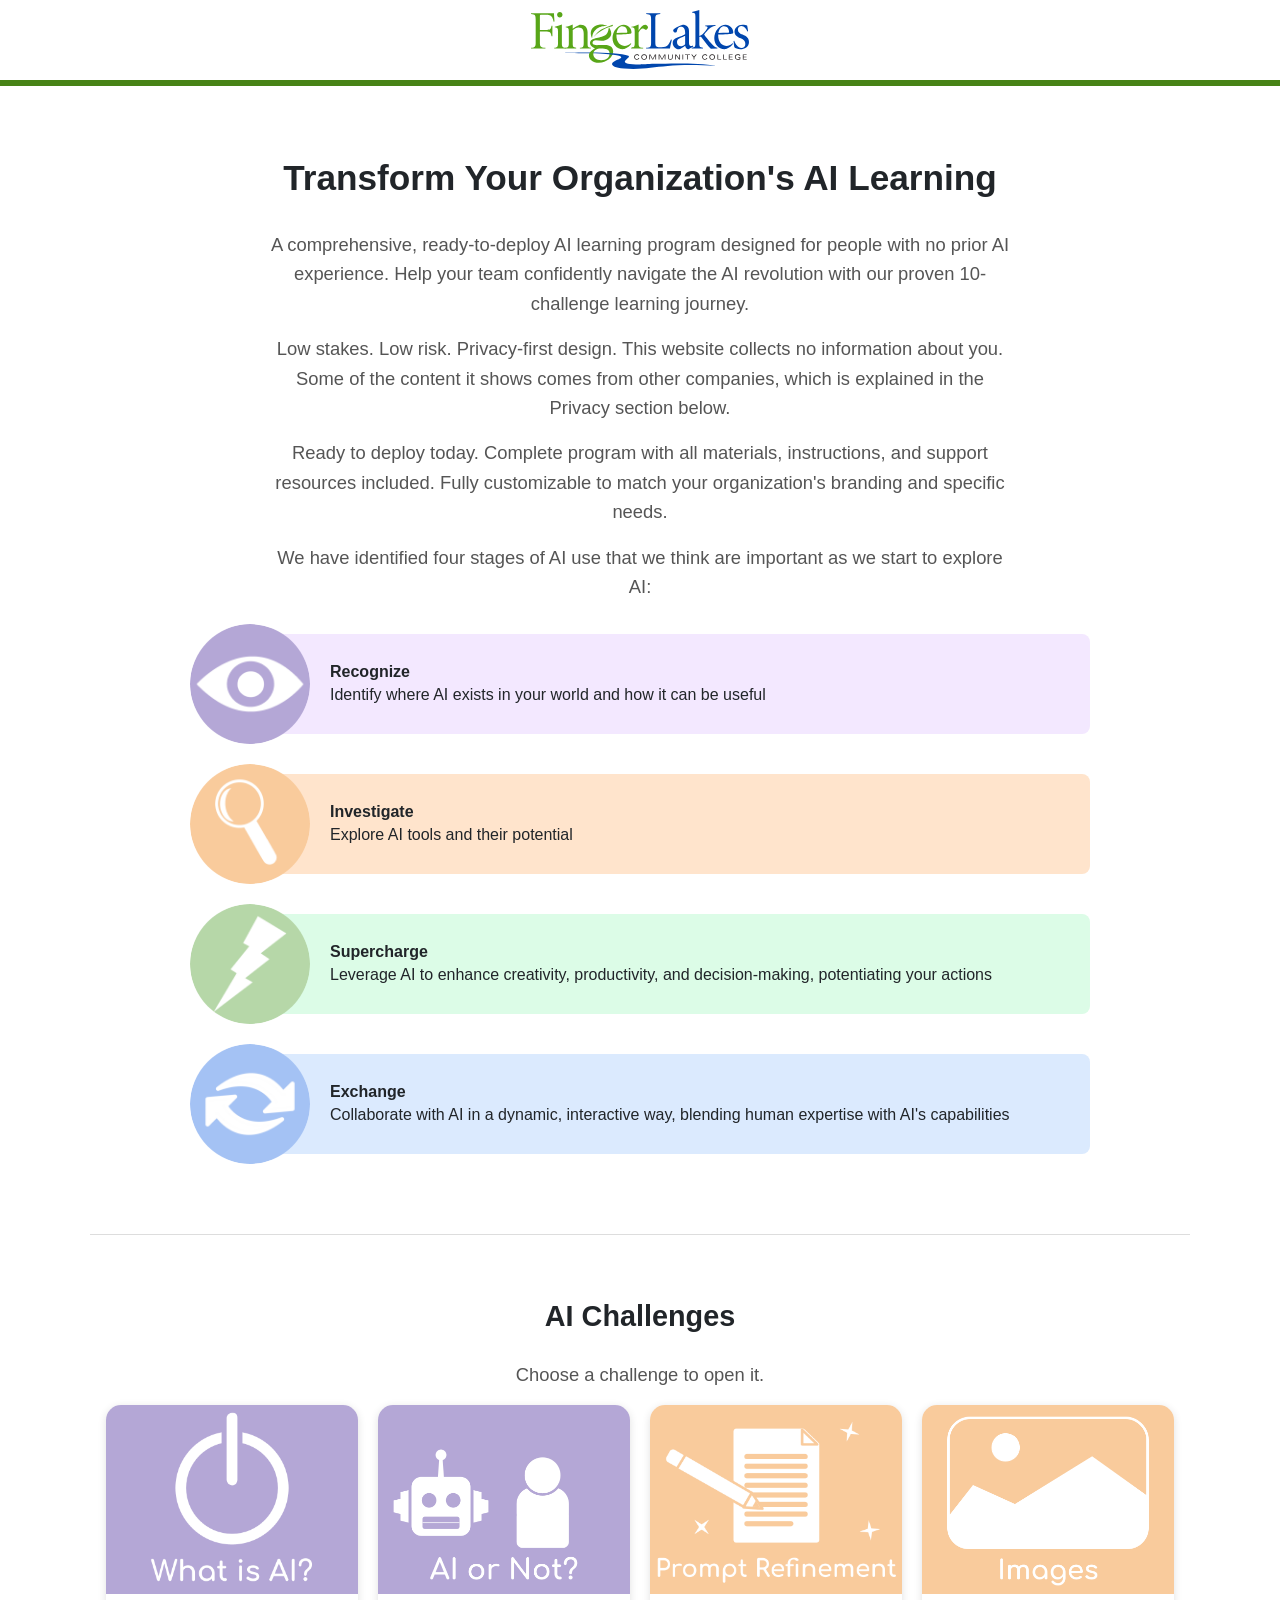
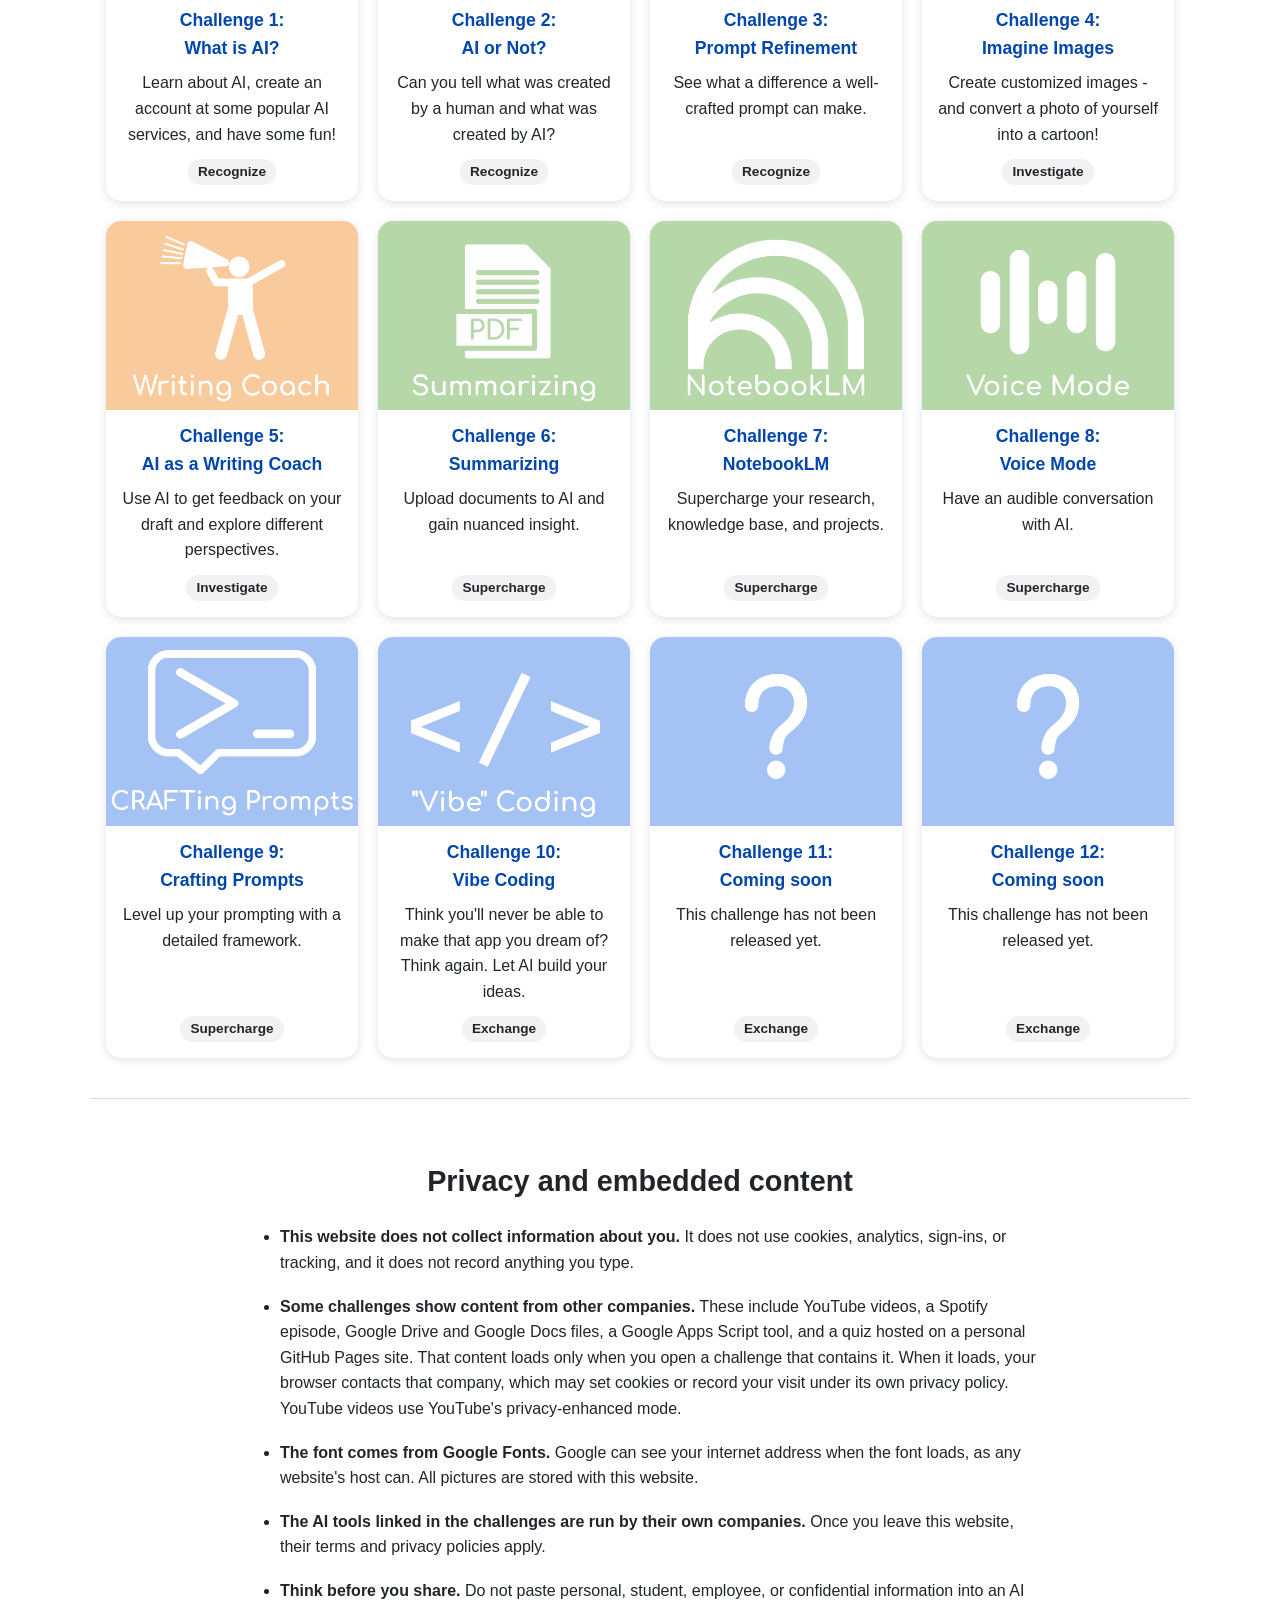
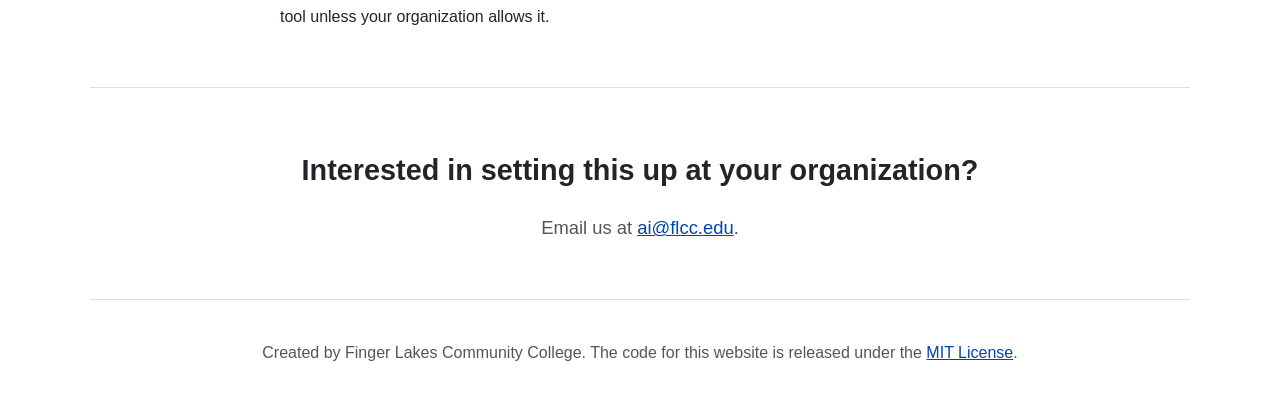
<file: ai-challenge/index.html>
<!DOCTYPE html>
<!--
    AI CHALLENGE

    This file is the whole website, apart from its pictures (images/) and
    its script (app.js). It is organized in this order:

      1. Settings and styles (in the <head>)
      2. The home page (header, welcome text, challenge cards, privacy, contact)
      3. The pop-up window that shows a challenge
      4. THE CHALLENGES - one <template> block per challenge
      5. A link to app.js, the short script that turns the challenges into
         cards and opens them

    To edit a challenge, scroll to section 4 and change its block.
    To add a challenge, copy a block and change it. To remove one, delete
    its block. To reorder them, move the blocks. The cards and challenge
    numbers update by themselves.

    See README.md for the full guide.
-->
<html lang="en">
<head>
    <meta charset="UTF-8">
    <meta name="viewport" content="width=device-width, initial-scale=1.0">
    <title>AI Challenge</title>
    <link rel="icon" type="image/png" href="images/favicon.png">

    <!--
        SECURITY SETTINGS (Content Security Policy)
        This line tells the browser which outside websites the page may use.
        Anything not listed is blocked.

        - img-src 'self' means pictures must be in the images/ folder.
          Pictures linked from other websites are blocked.
        - frame-src lists the sites that embedded videos and tools come from.
          If you embed something from a new site, add that site here.
        - script-src 'self' allows only scripts stored in this folder
          (app.js). Scripts written straight into this page, or from any
          other website, are blocked. You can edit app.js freely; this line
          does not need to change when you do.
    -->
    <meta http-equiv="Content-Security-Policy" content="default-src 'self'; script-src 'self'; style-src 'self' 'unsafe-inline' https://fonts.googleapis.com; font-src https://fonts.gstatic.com; img-src 'self' data:; frame-src https://www.youtube-nocookie.com https://open.spotify.com https://script.google.com https://corydave.github.io https://docs.google.com https://drive.google.com; connect-src 'none'; object-src 'none'; base-uri 'none'; form-action 'none'">

    <!-- The font used across the site (Comfortaa, from Google Fonts) -->
    <link rel="stylesheet" href="https://fonts.googleapis.com/css2?family=Comfortaa:wght@300..700&display=swap">

    <style>
        /* =============================================================
           COLORS AND FONTS
           Change a color here and it changes everywhere on the page.
           ============================================================= */
        :root {
            --blue: #0046AD;          /* headings, links, buttons */
            --dark-blue: #003380;     /* buttons when hovered */
            --green: #478316;         /* the bar under the logo */
            --text: #212529;          /* normal text */
            --muted-text: #555;       /* softer text */
            --light-gray: #f2f2f2;    /* sample prompt background */
            --border-gray: #ddd;      /* thin lines */
            --font: Comfortaa, Lato, Arial, sans-serif;
        }

        /* =============================================================
           GENERAL PAGE STYLES
           ============================================================= */
        * {
            box-sizing: border-box;
        }

        body {
            margin: 0;
            font-family: var(--font);
            color: var(--text);
            background: #fff;
            line-height: 1.6;
        }

        /* Stop the page behind an open pop-up from scrolling */
        body:has(dialog[open]) {
            overflow: hidden;
        }

        /* Keep headings from hiding under the sticky header when someone
           jumps to them with the keyboard or the skip link */
        html {
            scroll-padding-top: 110px;
        }

        a {
            color: var(--blue);
        }

        h1, h2 {
            text-align: center;
            line-height: 1.3;
        }

        /* clamp(smallest, preferred, largest): headings shrink smoothly on
           small screens and stop growing on large ones */
        h1 {
            font-size: clamp(1.6rem, 5vw, 2.2rem);
        }

        h2 {
            font-size: clamp(1.4rem, 4vw, 1.8rem);
        }

        /* Thick, easy-to-see outline for whatever has keyboard focus */
        :focus-visible {
            outline: 3px solid var(--blue);
            outline-offset: 3px;
        }

        /* Text that is read aloud by screen readers but not shown */
        .visually-hidden {
            position: absolute;
            width: 1px;
            height: 1px;
            overflow: hidden;
            clip: rect(0 0 0 0);
            white-space: nowrap;
        }

        /* The "Skip to the challenges" link: hidden until it gets focus */
        .skip-link {
            position: absolute;
            left: 8px;
            top: -100px;
            z-index: 100;
            padding: 8px 16px;
            background: #fff;
            color: var(--text);
        }

        .skip-link:focus {
            top: 8px;
        }

        /* Each section of the home page: centered with space around it */
        .section {
            max-width: 1100px;
            margin: 0 auto;
            padding: 40px 16px;
            border-bottom: 1px solid var(--border-gray);
        }

        .lead {
            max-width: 750px;
            margin: 0 auto 1rem auto;
            font-size: 1.15rem;
            color: var(--muted-text);
            text-align: center;
        }

        /* Respect people who turn off animations on their device */
        @media (prefers-reduced-motion: reduce) {
            * {
                transition: none !important;
            }
        }

        /* =============================================================
           HEADER (logo and green bar, stays at the top)
           ============================================================= */
        .site-header {
            position: sticky;
            top: 0;
            z-index: 10;
            background: #fff;
            border-bottom: 6px solid var(--green);
            text-align: center;
        }

        .site-header img {
            max-width: 100%;
            height: 72px;
            object-fit: contain;      /* keep the logo's shape if it has to shrink */
            padding: 10px 16px 3px 16px;
        }

        /* =============================================================
           THE FOUR STAGES (Recognize, Investigate, Supercharge, Exchange)
           ============================================================= */
        /* Every stage box is the same height (100px), a little shorter than
           its round icon (120px), so the icon always sticks out evenly above
           and below the box. The text is sized so it always fits in the box.
           If you make a description much longer, check that it still fits. */
        .stages {
            list-style: none;
            max-width: 900px;
            margin: 2rem auto 0 auto;
            padding: 0 0 0 40px;
        }

        .stage {
            position: relative;
            display: flex;
            align-items: center;
            height: 100px;
            margin-bottom: 40px;
            padding: 8px 20px 8px 100px;
            border-radius: 8px;
        }

        /* The round icon, centered on the box's left edge */
        .stage img {
            position: absolute;
            left: -40px;
            top: 50%;
            transform: translateY(-50%);
            width: 120px;
            height: 120px;
            border-radius: 50%;
        }

        .stage p {
            margin: 0;
            line-height: 1.4;
        }

        .stage strong {
            display: block;
        }

        .stage-recognize   { background: #F3E8FF; }
        .stage-investigate { background: #FFE4CC; }
        .stage-supercharge { background: #DCFCE7; }
        .stage-exchange    { background: #DBEAFE; }

        /* Medium screens: slightly smaller text, so it still fits the box */
        @media (max-width: 900px) {
            .stage p {
                font-size: 0.9rem;
            }
        }

        /* Phones: put each icon above its text. The box grows to fit the
           text here, because the icon no longer sits beside it. */
        @media (max-width: 560px) {
            .stages {
                padding-left: 0;
                margin-top: 4rem;
            }

            .stage {
                flex-direction: column;
                height: auto;
                padding: 70px 16px 16px 16px;
                text-align: center;
            }

            .stage img {
                left: 50%;
                top: -50px;
                transform: translateX(-50%);
            }
        }

        /* =============================================================
           CHALLENGE CARDS
           ============================================================= */
        .challenge-list {
            list-style: none;
            margin: 0;
            padding: 0;
            display: grid;
            grid-template-columns: repeat(auto-fill, minmax(230px, 1fr));
            gap: 20px;
        }

        .challenge-card {
            position: relative;      /* lets the whole card be clickable */
            display: flex;           /* stack the picture, title, text and chip */
            flex-direction: column;
            border-radius: 15px;
            background: #fff;
            box-shadow: 0 2px 8px rgba(0, 0, 0, 0.12);
            text-align: center;
            overflow: hidden;
            transition: transform 0.2s, box-shadow 0.2s;
        }

        /* Lift the card a little when the mouse is over it */
        .challenge-card:hover {
            transform: translateY(-5px);
            box-shadow: 0 8px 15px rgba(0, 0, 0, 0.15);
        }

        /* Outline the whole card when its button has keyboard focus */
        .challenge-card:focus-within {
            outline: 3px solid var(--blue);
            outline-offset: 3px;
        }

        /* Card pictures are 400 x 300 pixels (a 4:3 shape). "contain" shows
           the whole picture, so nothing on it is ever cropped off. */
        .challenge-card img {
            display: block;
            width: 100%;
            height: auto;
            aspect-ratio: 4 / 3;
            object-fit: contain;
        }

        .challenge-card h3 {
            margin: 12px 12px 4px 12px;
            font-size: 1.1rem;
        }

        /* The card's title is a real button so it works with the keyboard */
        .challenge-button {
            border: 0;
            background: none;
            padding: 0;
            font: inherit;
            font-weight: bold;
            color: var(--blue);
            cursor: pointer;
        }

        /* Stretch the button's click area over the whole card */
        .challenge-button::after {
            content: "";
            position: absolute;
            inset: 0;
        }

        /* The card already shows a focus outline, so the button does not need one */
        .challenge-button:focus-visible {
            outline: none;
        }

        .challenge-button span {
            display: block;
        }

        .challenge-card p {
            margin: 4px 16px 12px 16px;
        }

        /* The stage chip sits at the bottom of every card ("margin-top: auto"
           pushes it down), so the chips line up across each row of cards */
        .challenge-card .stage-badge {
            align-self: center;
            margin: auto 16px 16px 16px;
            padding: 2px 10px;
            border-radius: 999px;
            background: var(--light-gray);
            font-size: 0.85rem;
            font-weight: bold;
        }

        /* =============================================================
           PRIVACY AND CONTACT SECTIONS
           ============================================================= */
        .privacy-list {
            max-width: 800px;
            margin: 0 auto;
        }

        .privacy-list li {
            margin-bottom: 18px;
        }

        .site-footer {
            padding: 24px 16px;
            text-align: center;
            color: var(--muted-text);
        }

        /* =============================================================
           THE POP-UP WINDOW
           ============================================================= */
        .challenge-dialog {
            width: min(900px, 100% - 32px);
            max-height: calc(100% - 32px);
            padding: 0;
            border: 0;
            border-radius: 15px;
            color: var(--text);
        }

        /* Lay the open pop-up out as header, scrolling body, footer */
        .challenge-dialog[open] {
            display: flex;
            flex-direction: column;
        }

        /* The dimmed page behind the pop-up */
        .challenge-dialog::backdrop {
            background: rgba(0, 0, 0, 0.5);
        }

        .dialog-header {
            position: relative;
            padding: 16px 56px;
            border-bottom: 1px solid var(--border-gray);
        }

        /* The challenge title: blue text on white */
        .dialog-header h2 {
            margin: 0;
            color: var(--blue);
        }

        .close-x {
            position: absolute;
            top: 12px;
            right: 12px;
            width: 40px;
            height: 40px;
            border: 0;
            border-radius: 50%;
            background: none;
            font-size: 1.8rem;
            line-height: 1;
            color: var(--text);
            cursor: pointer;
        }

        .close-x:hover {
            background: var(--light-gray);
        }

        .dialog-body {
            flex: 1 1 auto;
            min-height: 0;               /* lets the body scroll inside the pop-up */
            overflow-y: auto;
            padding: 8px 32px 24px 32px;
        }

        .dialog-footer {
            padding: 12px 16px;
            border-top: 1px solid var(--border-gray);
            text-align: right;
        }

        .close-button {
            padding: 8px 20px;
            border: 0;
            border-radius: 8px;
            background: var(--blue);
            color: #fff;
            font: inherit;
            cursor: pointer;
        }

        .close-button:hover {
            background: var(--dark-blue);
        }

        /* On phones, the pop-up fills the whole screen */
        @media (max-width: 600px) {
            .challenge-dialog {
                width: 100%;
                max-width: 100%;
                height: 100%;
                max-height: 100%;
                border-radius: 0;
            }

            .dialog-header {
                padding: 12px 48px 12px 16px;
            }

            .dialog-header h2 {
                font-size: 1.4rem;
                text-align: left;
            }

            .dialog-body {
                padding: 8px 16px 16px 16px;
            }
        }

        /* =============================================================
           INSIDE A CHALLENGE
           These are the only special styles challenge content uses.
           ============================================================= */
        .dialog-body h3 {
            margin: 2rem 0 0.5rem 0;
            font-size: 1.5rem;
            color: var(--blue);
            text-align: center;
        }

        .dialog-body h4 {
            margin: 1.5rem 0 0.5rem 0;
            font-size: 1.2rem;
        }

        /* Pictures: centered, never wider than the pop-up */
        .dialog-body img {
            display: block;
            max-width: 100%;
            height: auto;
            margin: 1rem auto;
            border-radius: 15px;
        }

        /* A picture with a caption underneath */
        .dialog-body figure {
            margin: 1rem 0;
            text-align: center;
        }

        .dialog-body figcaption {
            font-size: 0.9rem;
            font-style: italic;
        }

        /* <div class="video">: a centered, 16:9 video */
        .video {
            max-width: 640px;
            margin: 1.5rem auto 0.5rem auto;
            aspect-ratio: 16 / 9;
        }

        .video iframe {
            width: 100%;
            height: 100%;
            border: 0;
            border-radius: 15px;
        }

        /* The "Watch on YouTube" link added under each video */
        .video-link {
            margin-top: 0;
            text-align: center;
            font-size: 0.9rem;
        }

        /* <div class="embed">: an embedded tool, full width, height set on the iframe */
        .embed {
            margin: 1.5rem 0;
        }

        .embed iframe {
            display: block;
            width: 100%;
            border: 0;
            border-radius: 15px;
        }

        /* Lists inside a challenge: a little space between items */
        .dialog-body li {
            margin-bottom: 0.6rem;
        }

        /* <pre class="prompt">: a sample prompt to copy into an AI tool */
        .prompt {
            margin: 1rem 0;
            padding: 12px 16px;
            border-left: 6px solid var(--blue);
            border-radius: 8px;
            background: var(--light-gray);
            font-family: "Courier New", monospace;
            font-size: 0.95rem;
            white-space: pre-wrap;        /* long lines wrap instead of scrolling */
            overflow-wrap: anywhere;
        }

        /* The script wraps each prompt in a box with a Copy button in its
           top-right corner. The prompt gets extra room on the right so its
           text never runs under the button. */
        .prompt-box {
            position: relative;
        }

        .prompt-box .prompt {
            padding-right: 56px;
        }

        .copy-button {
            position: absolute;
            top: 8px;
            right: 8px;
            width: 40px;
            height: 40px;
            display: flex;
            align-items: center;
            justify-content: center;
            border: 1px solid var(--border-gray);
            border-radius: 8px;
            background: #fff;
            color: var(--blue);
            cursor: pointer;
        }

        .copy-button:hover {
            background: var(--light-gray);
        }

        .copy-button svg {
            width: 22px;
            height: 22px;
        }

        /* <div class="callout">: a highlighted box */
        .callout {
            margin: 1.5rem 0;
            padding: 4px 16px;
            border: 3px solid var(--blue);
            border-radius: 8px;
        }
    </style>
</head>

<body>
    <!-- =================================================================
         THE HOME PAGE
         ================================================================= -->
    <a class="skip-link" href="#challenges">Skip to the challenges</a>

    <header class="site-header">
        <img src="images/flcc-logo.svg" alt="Finger Lakes Community College">
    </header>

    <main>
        <!-- Welcome -->
        <section class="section">
            <h1>Transform Your Organization's AI Learning</h1>
            <p class="lead">A comprehensive, ready-to-deploy AI learning program designed for people with no prior AI experience. Help your team confidently navigate the AI revolution with our proven 10-challenge learning journey.</p>
            <p class="lead">Low stakes. Low risk. Privacy-first design. This website collects no information about you. Some of the content it shows comes from other companies, which is explained in the Privacy section below.</p>
            <p class="lead">Ready to deploy today. Complete program with all materials, instructions, and support resources included. Fully customizable to match your organization's branding and specific needs.</p>
            <p class="lead">We have identified four stages of AI use that we think are important as we start to explore AI:</p>

            <ul class="stages">
                <li class="stage stage-recognize">
                    <img src="images/rise.png" alt="">
                    <p><strong>Recognize</strong> Identify where AI exists in your world and how it can be useful</p>
                </li>
                <li class="stage stage-investigate">
                    <img src="images/investigate.png" alt="">
                    <p><strong>Investigate</strong> Explore AI tools and their potential</p>
                </li>
                <li class="stage stage-supercharge">
                    <img src="images/supercharge.png" alt="">
                    <p><strong>Supercharge</strong> Leverage AI to enhance creativity, productivity, and decision-making, potentiating your actions</p>
                </li>
                <li class="stage stage-exchange">
                    <img src="images/exchange.png" alt="">
                    <p><strong>Exchange</strong> Collaborate with AI in a dynamic, interactive way, blending human expertise with AI's capabilities</p>
                </li>
            </ul>
        </section>

        <!-- The challenge cards. The list is filled in by the script at the
             bottom of the page, using the challenges in section 4. -->
        <section class="section" id="challenges" aria-labelledby="challenges-heading">
            <h2 id="challenges-heading">AI Challenges</h2>
            <p class="lead">Choose a challenge to open it.</p>
            <ul class="challenge-list" id="challenge-list"></ul>
        </section>

        <!-- Privacy -->
        <section class="section" aria-labelledby="privacy-heading">
            <h2 id="privacy-heading">Privacy and embedded content</h2>
            <ul class="privacy-list">
                <li><strong>This website does not collect information about you.</strong> It does not use cookies, analytics, sign-ins, or tracking, and it does not record anything you type.</li>
                <li><strong>Some challenges show content from other companies.</strong> These include YouTube videos, a Spotify episode, Google Drive and Google Docs files, a Google Apps Script tool, and a quiz hosted on a personal GitHub Pages site. That content loads only when you open a challenge that contains it. When it loads, your browser contacts that company, which may set cookies or record your visit under its own privacy policy. YouTube videos use YouTube's privacy-enhanced mode.</li>
                <li><strong>The font comes from Google Fonts.</strong> Google can see your internet address when the font loads, as any website's host can. All pictures are stored with this website.</li>
                <li><strong>The AI tools linked in the challenges are run by their own companies.</strong> Once you leave this website, their terms and privacy policies apply.</li>
                <li><strong>Think before you share.</strong> Do not paste personal, student, employee, or confidential information into an AI tool unless your organization allows it.</li>
            </ul>
        </section>

        <!-- Contact -->
        <section class="section" aria-labelledby="contact-heading">
            <h2 id="contact-heading">Interested in setting this up at your organization?</h2>
            <p class="lead">Email us at <a href="mailto:ai@flcc.edu">ai@flcc.edu</a>.</p>
        </section>
    </main>

    <footer class="site-footer">
        <p>Created by Finger Lakes Community College. The code for this website is released under the <a href="https://github.com/corydave/flx-ai-hub/blob/main/LICENSE">MIT License</a>.</p>
    </footer>

    <!-- =================================================================
         THE POP-UP WINDOW
         One pop-up is reused for every challenge. The script fills in the
         title and the content when a challenge is opened.
         ================================================================= -->
    <dialog class="challenge-dialog" id="challenge-dialog" aria-labelledby="dialog-title">
        <div class="dialog-header">
            <h2 id="dialog-title">Challenge</h2>
            <button type="button" class="close-x" data-close aria-label="Close">&times;</button>
        </div>
        <div class="dialog-body" id="dialog-body" tabindex="0"></div>
        <p class="visually-hidden" id="copy-status" aria-live="polite"></p>
        <div class="dialog-footer">
            <button type="button" class="close-button" data-close>Close</button>
        </div>
    </dialog>

    <!-- =================================================================
         4. THE CHALLENGES

         Each challenge is one <template> block, with a large comment box
         above it showing its name. The settings at the top of each block
         control its card:

           data-title    the challenge's name
           data-summary  one sentence shown on its card
           data-stage    Recognize, Investigate, Supercharge, or Exchange
           data-image    the picture on its card (400 x 300, in images/)

         Inside each block, write normal HTML. These special pieces are
         styled for you:

           <div class="video"><iframe src="..." title="..."></iframe></div>
               A centered video. Every iframe needs a title that says
               what it is, for screen reader users.
           <div class="embed"><iframe src="..." title="..." height="600"></iframe></div>
               An embedded tool, as tall as its height setting.
           <pre class="prompt">...</pre>
               A sample prompt. Line breaks are kept exactly as typed.
               The script adds a Copy button to it automatically.
           <div class="callout">...</div>
               A highlighted box.

         Use <h3> for section headings and <h4> for smaller headings.
         (The page title is the only <h1>, and the pop-up title is an <h2>.)
         Links with target="_blank" open in a new tab; the script adds a
         note for screen reader users automatically.
         ================================================================= -->

    <!--
    ##################################################################
    ##                                                              ##
    ##                                                              ##
    ##                         WHAT IS AI?                          ##
    ##                                                              ##
    ##                                                              ##
    ##################################################################
    -->
    <template class="challenge"
        data-title="What is AI?"
        data-summary="Learn about AI, create an account at some popular AI services, and have some fun!"
        data-stage="Recognize"
        data-image="images/what-is-ai-card.png">

        <h3>What we think you'll love</h3>
        <ul>
            <li>Setting up accounts at some popular AI sites</li>
            <li>Understanding the layout of AI services</li>
            <li>Having some fun with AI</li>
            <li>Practicing the "back-and-forth" mentality of AI</li>
        </ul>
        <h3>Introduction</h3>
        <p><em>Artificial Intelligence (AI)</em> is the ability for a computer to perform tasks that are considered human-like. These tasks include offering insight from large data sources, engaging in realistic conversations, and generating text and images.</p>
        <p>You probably have heard of ChatGPT - it became very popular near the end of 2022. ChatGPT (and other services like it) are known as <em>generative AI</em> because they can generate responses. We'll learn more about generative AI, large language models (LLMs) and other nerdy AI topics later. For right now, let's just dig in!</p>
        <div class="video">
            <iframe src="https://www.youtube-nocookie.com/embed/lXzQoMABGHs" title="Video: Introduction" allowfullscreen></iframe>
        </div>
        <h3>Activity #1: Set up an account (or two!)</h3>
        <p>Let's look at the five most popular sites for using AI. You should create a free account at one (or more!) of the following services; each one has a particular strength. Note that most of these companies are improving their services all the time; the following descriptions are accurate at the time of writing (March, 2025) and are subject to change.</p>
        <p>All of the AI services listed have a free tier - that's all you need for this challenge; you may decide later that you'd like to pay for one of them. While some of these services do not require an account, you may not be able to access all the features if you don't create an account.</p>
        <img src="images/what-is-ai-chatgpt-logo.png" alt="Open AI ChatGPT Logo">
        <p><a href="https://chat.openai.com/" target="_blank">ChatGPT</a> (by OpenAI) is probably the most well-known AI service. The strength of ChatGPT is that it is a very powerful general purpose AI service. You can use it for general questions, help analyzing documents and data, and creating images.</p>
        <img src="images/what-is-ai-gemini-logo.png" alt="Google Gemini Logo">
        <p><a href="https://gemini.google.com/" target="_blank">Gemini</a> (by Google) is also a very powerful generic AI service. The images Gemini creates are excellent. Gemini also ties into all your Google services (Google Docs, Gmail, etc.).</p>
        <img src="images/what-is-ai-claude-logo.png" alt="Anthropic Claude Logo">
        <p><a href="https://claude.ai/chat/" target="_blank">Claude</a> (by Anthropic) is known for its conversation, literary expertise, and its coding prowess. If you have any need for developing code (we'll explore vibe coding later on - no coding experience necessary!), Claude is for you. Claude can not make images, though it can make rudimentary illustrations.</p>
        <img src="images/what-is-ai-perplexity-logo.png" alt="Perplexity Logo">
        <p><a href="https://www.perplexity.ai/" target="_blank">Perplexity</a> is probably the best AI service when it comes to facts. Perplexity is known for providing comprehensive citations for any text it generates. This helps mitigate hallucinations (AI services are known to make up information and we call those <em>hallucinations</em>). Perplexity cannot make images.</p>
        <img src="images/what-is-ai-meta-ai-logo.png" alt="Meta Logo">
        <p><a href="https://www.meta.ai/" target="_blank">MetaAI</a> (by Meta, formerly Facebook) seems to be the most creative AI service especially when it comes to image generation. You can log in to Meta with a Facebook account or Instagram account.</p>
        <img src="images/what-is-ai-copilot-logo.png" alt="Microsoft Copilot Logo">
        <p><a href="https://copilot.microsoft.com/" target="_blank">Copilot</a> (by Microsoft) comes with every Microsoft account. The free version is somewhat limited.</p>
        <p>You should set up an account with at least one of these services. If you don't have a preference right now, we recommend ChatGPT and Gemini. After you get some AI experience under your belt you might want to try more of the services.</p>
        <hr>
        <h3>Activity #2: Understand the anatomy of an AI service</h3>
        <p>Most AI services have a very similar layout. The diagram below captures the pieces you'll initially need to know. Some services have things in slightly different spots and have more features, but generally speaking this should get you going.</p>
        <img src="images/what-is-ai-service-layout.png" alt="A typical layout for an AI service.">
        <ol>
            <li>The left navigation pane houses previous conversations. You can typically revisit past conversations (and pick up right where you left off!).</li>
            <li>Most AI services have a way to select the "model" you are using. This typically means the version of the AI services. Usually the different versions have a tradeoff (speed for depth and accuracy). While we're just getting started, the default model is fine.</li>
            <li>Your account is usually accessed through this avatar. Just boring administrative stuff.</li>
            <li>The main part of the screen is where the current conversation happens. You'll be able to see the chat history of what you've typed and how the AI has responded. This chat includes images that have been generated.</li>
            <li>The bottom text box is where you type your <em>prompt</em> for AI. The text you type (to ask questions or direct the AI to do something) is called a prompt. The more specific it is, the better a response you'll get.</li>
            <li>More administrative stuff here - sometimes this is where you access your profile (instead of the avatar in the upper right).</li>
        </ol>
        <hr>
        <h3>Activity #3: Have some fun</h3>
        <p>Let's dig right in! By now you should have an account with one of the AI services. Once you go through any orientation that they might provide, you should start your first chat. Most of the services have one text box right in the middle of the screen; this is used for starting a conversation. Click into it and give it a prompt. After you do, the screen will look more like a chat (the text box moves to the bottom).</p>
        <p>There are a lot of idioms in our language. "Break a leg" means to wish someone luck. "Once in a blue moon" means that something happens very rarely.</p>
        <p>Let's have the AI create some fun, fake idioms. You can use the prompt below or modify it with your own language:</p>
        <pre class="prompt">Please generate a list of 20 fictitious idioms.</pre>
        <p>Hopefully the AI was able to generate a few good ones.</p>
        <p>Now comes the cool part! Up recently, we would go to Google and ask a question. Google would give us an answer and we'd go on our way. Unlike typical search engines, you can continue the conversation with AI! Pick one or two that you like and ask AI to generate more idioms like it. You can refer to the previous response from AI and it will know what you mean.</p>
        <p>For instance, you might try:</p>
        <pre class="prompt">Oh! I like #4 and # 18. Please generate more idioms that are similar to them.</pre>
        <p>You can keep this conversation alive and ask for more idioms or ask AI to generate idioms related to something specific.</p>
        <p>Enjoy the rest of your day, and don't be afraid to poke around a bit more with AI!</p>

    </template>

    <!--
    ##################################################################
    ##                                                              ##
    ##                                                              ##
    ##                          AI OR NOT?                          ##
    ##                                                              ##
    ##                                                              ##
    ##################################################################
    -->
    <template class="challenge"
        data-title="AI or Not?"
        data-summary="Can you tell what was created by a human and what was created by AI?"
        data-stage="Recognize"
        data-image="images/ai-or-not-card.png">

        <h3>What we think you'll love</h3>
        <ul>
            <li>Determining if content was created by humans or by AI</li>
        </ul>
        <h3>Introduction</h3>
        <p>The ability of AI to create images, text, video, and music has increased dramatically. It used to be very easy to look at content and tell if it was created by AI; not so anymore. Heck, <em>I made this quiz and I didn't score a 100% on it</em>!!! So don't feel bad if you don't get them all. Or if you don't get half of them - they can be tricky.</p>
        <p>But that's the point - we are looking to see what AI is capable of. <strong>Don't get discouraged</strong> this early on in your AI journey!</p>
        <div class="video">
            <iframe src="https://www.youtube-nocookie.com/embed/3qk8z5xYiBc" title="Video: Introduction" allowfullscreen></iframe>
        </div>
        <h3>Activity #1: AI or Not</h3>
        <p>In the following examples, decide if the content you see was created by a human or by AI. At the end, you'll get to see the correct answers.</p>
        <div class="embed">
            <iframe src="https://corydave.github.io/websitetest/claude/aiOrNot/" title="AI or Not? quiz" height="1000"></iframe>
        </div>
        <h3>Activity #2: Review your Results</h3>
        <p>Once you are done classifying all the content you will see your results. If you click on the thumbnails you'll see more information about that particular content (if it was human or AI and the provenance of that content as well).</p>
        <img src="images/ai-or-not-quiz-results.gif" alt="Clicking on each item in the results to see more about the item.">
        <h3>Activity #3: Share your results</h3>
        <p>Please think about sharing your results! Click on the number below that corresponds to how many you got right. This is completely anonymous.</p>
        <p>Once you submit your results you can see how everyone else has done. Note that these stats include <em>everyone</em> who has completed this challenge.</p>
        <div class="embed">
            <iframe src="https://script.google.com/macros/s/AKfycbxMoHgLtP_OR7tm9uSeTlB29PyA4UiEO0R6bZjJgoexXxC0_JumzgYQfxMpxVjrlLD-Eg/exec" title="AI or Not? quiz results tool" height="800"></iframe>
        </div>
        <h3>BONUS: Learn about the new AI video generators</h3>
        <div class="video">
            <iframe src="https://www.youtube-nocookie.com/embed/2Fjp7B3wnmg" title="Video: BONUS: Learn about the new AI video generators" allowfullscreen></iframe>
        </div>
        <div class="video">
            <iframe src="https://www.youtube-nocookie.com/embed/3Vwkg4Z_cAs" title="Video: BONUS: Learn about the new AI video generators" allowfullscreen></iframe>
        </div>
        <p>Enjoy the rest of your day, and don't be afraid to poke around a bit more with AI!</p>

    </template>

    <!--
    ##################################################################
    ##                                                              ##
    ##                                                              ##
    ##                      PROMPT REFINEMENT                       ##
    ##                                                              ##
    ##                                                              ##
    ##################################################################
    -->
    <template class="challenge"
        data-title="Prompt Refinement"
        data-summary="See what a difference a well-crafted prompt can make."
        data-stage="Recognize"
        data-image="images/prompt-refinement-card.png">

        <h3>What we think you'll love</h3>
        <ul>
            <li>Transforming a generic answer into something useful</li>
            <li>Crafting precise, tailored prompts</li>
            <li>Getting more accurate responses</li>
        </ul>
        <h3>Introduction</h3>
        <p>Prompt refinement is a game changer when working with AI. By starting with a basic question and then adding context, detail, and desired outputs, you can dramatically improve the quality of the responses. This exercise will show you how clear, specific prompts produce detailed answers that can help you every day.</p>
        <div class="video">
            <iframe src="https://www.youtube-nocookie.com/embed/8uI8Yo_3y9I" title="Video: Introduction" allowfullscreen></iframe>
        </div>
        <h3>Activity #1: The Basic Prompt</h3>
        <p><strong>Ask a very broad question.</strong></p>
        <p>Choose a topic relevant to your work (e.g., lesson planning, student engagement, industry research, campus events, etc.):</p>
        <pre class="prompt">List 10 student involvement activities.</pre>
        <p>or</p>
        <pre class="prompt">Help me create an engaging learning environment.</pre>
        <p>or</p>
        <pre class="prompt">Please give me tips when talking about financial aid.</pre>
        <div class="callout">
            <p><strong>Run your prompt and review the output.</strong></p>
            <p>Expect a broad, generic response.</p>
        </div>
        <h3>Activity #2: The Refined Prompt</h3>
        <p>When using AI tools, <em>context is king</em>. AI wants to help you, but you need to paint a portrait with as much detail as you can to elicit high-quality responses. The more details you can provide, the better the response will be. Add the following information to your prompt:</p>
        <ul>
            <li><strong>Context:</strong> Provide background details that situate the question or task.</li>
            <li><strong>Details:</strong> Mention specific elements you want included in the response.</li>
            <li><strong>Constraints:</strong> Identify any limitations or requirements for your situation.</li>
            <li><strong>Output:</strong> Specify the desired response length, format, style, tone, etc.</li>
            <li><strong>Perspective:</strong> Providing a desired point of view helps frame the answer.</li>
        </ul>
        <p>In the following example, the main point of the prompt is to have AI help <strong>create an engaging learning environment</strong> - notice the details that accompany the prompt:</p>
        <pre class="prompt">I am an English professor at a community college teaching a first-year composition class.

        I have a class of 20 students that meets for 50 minutes, three times a week in a traditional in-person classroom. It has a whiteboard, projector, and moveable desks.

        It is a shared classroom that I cannot personalize and must leave exactly as I find it each day.

        Help me create an engaging learning environment. As output, I’d like a list of zero-cost solutions that I can implement as soon as next week.

        In particular, I’d like to see how changes to the physical space and sequence of instructional activities can improve student participation and class discussion.

        Think about this from the perspective of first-year students who may be experiencing mid-semester fatigue and burnout.

        For each listed suggestion, explain how I can quickly implement it into the classroom and what underlying challenges to student engagement the solution addresses.</pre>
        <div class="callout">
            <p><strong>Run this prompt and review the output.</strong></p>
            <p>Expect something actionable and insightful!</p>
        </div>
        <hr>
        <h3>Activity #3: Continue the Conversation</h3>
        <p>Once your refined prompts return actionable responses, it’s time to use those results even more. Each conversation ("chat") that you have with AI is contextual. AI will remember what is said previously in the chat and continue to reference that information with subsequent queries in the same chat.</p>
        <p><strong>Ask for specific uses of that information.</strong></p>
        <pre class="prompt">Turn these ideas into a one-page PDF reference sheet I can share with colleagues.</pre>
        <p><strong>Ask to apply the general principles to a specific situation.</strong></p>
        <pre class="prompt">My next lesson is focused on assessing the quality of a research paper source. I have a sample source to share with my students and each student was asked to find one source related to their own research topic. Identify which of these solutions is best fit for this lesson and provide an outline for the 50-minute session.</pre>
        <p><strong>Explore different perspectives.</strong></p>
        <pre class="prompt">I also teach this class in an asynchronous online format with a different group of students. I like the two classes to have roughly the same experience despite the difference in modality. How can we repurpose and adapt the strategies used in a face-to-face classroom for an engaging asynchronous experience? Since they do not meet together at a specific time or place, group work is challenging, but I still want the students to benefit from a sense of shared learning.</pre>
        <img src="images/prompt-refinement-chatgpt-session.png" alt="A screenshot of a ChatGPT prompting session">
        <p><a href="https://chatgpt.com/share/67eff833-eebc-800b-b5a6-3b20e98baa1e" target="_blank">See results using these exact prompts with ChatGPT.</a></p>
        <h3>Reflection Questions</h3>
        <ul>
            <li>What differences did you notice between the generic and refined responses?</li>
            <li>Which specific details in your refined prompt improved the output the most?</li>
            <li>How might this prompt refinement technique be applied to your daily tasks?</li>
            <li>When would exploring multiple perspectives enhance your prompt response?</li>
        </ul>

    </template>

    <!--
    ##################################################################
    ##                                                              ##
    ##                                                              ##
    ##                        IMAGINE IMAGES                        ##
    ##                                                              ##
    ##                                                              ##
    ##################################################################
    -->
    <template class="challenge"
        data-title="Imagine Images"
        data-summary="Create customized images - and convert a photo of yourself into a cartoon!"
        data-stage="Investigate"
        data-image="images/imagine-images-card.png">

        <h3>What we think you'll love</h3>
        <ul>
            <li>Generating images from text</li>
            <li>Refining images with explicit prompts</li>
        </ul>
        <h3>Introduction</h3>
        <p>Have you ever found an image online, copied it, and put it into work (a slideshow or a handout)? If you have, there's a good chance that you are in violation of copyright (fair use is not a reliable methodology for using copyrighted material).</p>
        <p>Of course, you could go to sites like <a href="https://pixabay.com/" target="_blank">Pixabay</a> or <a href="https://unsplash.com/" target="_blank">Unsplash</a> to find millions of copyright-free material. Those sites have an enormous collection of high-quality images you can use for free.</p>
        <p>But you can also just generate your own images! You can create your very own, bespoke, niche image. Do you need a photograph of an elephant playing a violin for a lesson? Well, there's an AI for that!</p>
        <div class="video">
            <iframe src="https://www.youtube-nocookie.com/embed/80Rs4otz2aw" title="Video: Introduction" allowfullscreen></iframe>
        </div>
        <h3>Activity #1: Generate an image</h3>
        <figure>
            <img src="images/imagine-images-elephants-violins.png" alt="Images of elephants playing violins.">
            <figcaption>These images were created with Gemini.</figcaption>
        </figure>
        <p>You'll want to use either <a href="https://chat.openai.com/" target="_blank">ChatGPT</a>, <a href="https://gemini.google.com/" target="_blank">Google Gemini</a>, or <a href="https://www.meta.ai/" target="_blank">Meta AI</a> for this one (although Meta AI seems to be the most creative right now). There are a few things to remember about image generation:</p>
        <ul>
            <li>You'll need to have an account to generate images at most sites.</li>
            <li>You probably won't get exactly what you want on your first try. Some AI tools will let you iterate on the work they generate and others won't. You'll have to experiment.</li>
            <li>There is no such thing as being too specific when prompting AI for an image - be as verbose as you can!</li>
            <li>You can also specify what genre of art you want (impressionist painting, line drawing, watercolor).</li>
            <li>Many AI tools are not great at text generation in images. They are getting better, but your mileage may vary. We'll look at Canva in a future challenge - the text in images is pretty good with Canva's AI.</li>
            <li>Meta AI (you'll need a Meta/Facebook account) tends to generate the most creative images (and the tool has some really neat ways to change the look and feel of the images).</li>
            <li>ChatGPT has recently updated their image generation. While it provides incredible images, the process is slow.</li>
        </ul>
        <p>You should probably get experience generating images from all three tools. Different people have different affinities for these tools. And don't stop after just one image - iterate on it!</p>
        <p>If you want an example of a decent prompt, try this out. If you know a lot about photography, you can even specify details like the camera make and model, f-stop, and other settings.</p>
        <p>Try this simple prompt - or come up with your own:</p>
        <pre class="prompt">Please generate a photo of a lion in the Sahara.</pre>
        <figure>
            <img src="images/imagine-images-lions-sahara.png" alt="Images of lions in the Sahara.">
            <figcaption>These images were created with ChatGPT (upper left), Gemini (upper right), and Meta (bottom).</figcaption>
        </figure>
        <p>This is a great start - but we can do better.</p>
        <h3>Activity #2: Use <em>Subject</em>, <em>Medium</em>, and <em>Style</em></h3>
        <p>What we did before with a simple prompt gave the AI service little context to work with. We can get much better results if we are more specific.</p>
        <p>Emily Laird (an AI Integration Technologist) recommends the following recipe:</p>
        <ul>
            <li><strong>Subject</strong> - What do you want in your image? What is in the background?</li>
            <li><strong>Medium</strong> - What do you want your image to look like? A photograph? A chalk drawing? A painting?</li>
            <li><strong>Style</strong> - What genre do you want - steampunk? Minimalism? Renaissance period? Impressionist? You choose!</li>
        </ul>
        <p>Once we start adding modifiers to our subject we start getting results that are aligned closer to what we are looking for:</p>
        <pre class="prompt">Please generate a lion in the Sahara. Blur the background slightly. The image is made out of clay and looks 3D. The image looks like a still from a claymation show.</pre>
        <figure>
            <img src="images/imagine-images-claymation-lions.png" alt="Images of claymation lions.">
            <figcaption>These images were created with ChatGPT (upper left), Gemini (upper right), and Meta (bottom).</figcaption>
        </figure>
        <p>That's pretty slick! Notice how all three AI services interpreted the style of <em>claymation</em> a little differently. That's okay! The differences between these services are starting to emerge.</p>
        <h3>Activity #3: Modify an image the AI created</h3>
        <p>Most AI services can modify images that you create; you can build on previous iterations. For our case, let's try making it nighttime in the image of the lion (if you are working with different prompts, try a prompt that fundamentally alters the image):</p>
        <pre class="prompt">Please make it nighttime in the image.</pre>
        <figure>
            <img src="images/imagine-images-claymation-lions-night.png" alt="Images of claymation lions at night.">
            <figcaption>These images were created with ChatGPT (upper left), Gemini (upper right), and Meta (bottom).</figcaption>
        </figure>
        <p>In these examples, we can see that Gemini did a great job of reimagining the sky as a nighttime starry sky. But look! The lion actually changed a little (this happens sometimes). The interpretation of nighttime with ChatGPT and Meta are wildly different - but the lions stayed exactly the same.</p>
        <p>This is part of the process. Learning how to be more specific and understanding the different styles and medium types really help refine our images.</p>
        <h3>Activity #4: Listen to Emily Laird's podcast</h3>
        <p>If you are enjoying creating images with AI, you should spend six minutes to listen to Emily Laird's podcast. She walks through some great prompting tips to generate next-level images.</p>
        <div class="embed">
            <iframe src="https://open.spotify.com/embed/episode/2mBvdDTk4sIZJbrSAHXqoJ?utm_source=generator" title="Spotify podcast episode" height="200" allow="encrypted-media"></iframe>
        </div>
        <p>Feel free to try the prompt she suggested (below) and see what you get. You might want to even try refining it (change the scenery, for example):</p>
        <pre class="prompt">Please generate a portrait of a young woman, oil painting, Rembrandt style, dramatic lighting, warm tones.</pre>
        <p>Enjoy the rest of your day, and don't be afraid to poke around a bit more with AI!</p>

    </template>

    <!--
    ##################################################################
    ##                                                              ##
    ##                                                              ##
    ##                    AI AS A WRITING COACH                     ##
    ##                                                              ##
    ##                                                              ##
    ##################################################################
    -->
    <template class="challenge"
        data-title="AI as a Writing Coach"
        data-summary="Use AI to get feedback on your draft and explore different perspectives."
        data-stage="Investigate"
        data-image="images/writing-coach-card.png">

        <h3>What we think you'll love</h3>
        <ul>
            <li>Save time on writing and reviewing your communications</li>
            <li>Receive real-time feedback and suggestions to improve your writing</li>
            <li>Enhance your editing skills by comparing the original and revised drafts</li>
        </ul>
        <h3>Introduction</h3>
        <p>This challenge will show you how AI can serve as a valuable writing coach. By using AI to review and suggest improvements, you’ll learn how to refine your professional documents — whether they are emails, reports, proposals, or newsletters.</p>
        <h3>Activity #1: Getting Feedback on Your Draft</h3>
        <p><strong>Copy a draft communication into your AI tool</strong></p>
        <p>Do not upload protected data, personal information, or anything you wouldn’t share publicly. Consider reviewing emails going to a public audience, reports, proposals, newsletters, course announcements, presentations, or marketing copy.</p>
        <pre class="prompt">Please review the following document for clarity, tone, and structure. Provide feedback and suggestions for improvement:

        [COPY IN DRAFT COMMUNICATION]</pre>
        <p><strong>Identify Key Areas for Revision</strong></p>
        <p>From the AI’s feedback, select two or three specific aspects to improve. Depending on the AI tool, prompt, and document reviewed, you may see a list of improvements and suggested rewritten text.</p>
        <h3>Activity #2: Targeted Revisions and Enhanced Feedback</h3>
        <p><strong>Refine the prompt to request more specific feedback (see challenge #2)</strong></p>
        <p>Providing context, details, constraints, output, and perspective helps the AI produce feedback directly related to your current communication needs.</p>
        <pre class="prompt">I am writing the standard operating procedures for the workflow in my office. Specifically, the task is how to handle inbound messages in a shared mailbox.

        The goal is to ensure that all the people who have access to the mailbox are checking it three times a day, answering emails when it is applicable to them, and covering for others when they are out.

        The primary audience is the people who have access to the mailbox (probably around six). Each employee has a specific skillset and should be answering emails pertinent to their domain. In the event that an email is unclassifiable, the first person to encounter it should send a message to everyone else on the team and ask who should be the primary person to respond.

        The SOP should be fun, relevant, and easy to follow.

        Rate the quality of my work and then propose edits that will strengthen this content.

        Pay attention to the readability of the instructions and how beginner-friendly the step-by-step instructions are.

        [COPY IN DRAFT COMMUNICATION]</pre>
        <p><strong>Review the response, apply suggestions, and repeat as desired</strong></p>
        <p>Reflect on the improvements and decide if further refinements are needed.</p>
        <h3>Activity #3: Exploring Different Audience Perspectives</h3>
        <p><strong>Ask the AI to review your document from multiple perspectives</strong></p>
        <p>This can help you repurpose communications for a new audience and ensure your message is optimized for a specific population.</p>
        <pre class="prompt">I’m concerned that employees might not see the relevance of this SOP to their workflow. Can you suggest examples and revised instructions that will further engage them and explain the rationale?</pre>
        <pre class="prompt">The IT Department is concerned that employees may copy sensitive data into their responses. Please help me create a data security and responsible use warning.</pre>
        <pre class="prompt">I’d like to repurpose this SOP for our summer interns - they are typically first-year college students. Please rewrite the exercise with this audience in mind.</pre>
        <p><strong>Edit your draft based on the selected suggestions</strong></p>
        <p>Compare the before and after versions to see how your communication has improved.</p>
        <h3>Reflection Questions</h3>
        <ul>
            <li>What kind of changes did the AI suggest?</li>
            <li>Did the AI suggestions enhance your document's quality?</li>
            <li>How did specifying a perspective change the feedback you received?</li>
            <li>Where would AI-assisted editing be useful in your own professional life?</li>
        </ul>

    </template>

    <!--
    ##################################################################
    ##                                                              ##
    ##                                                              ##
    ##                         SUMMARIZING                          ##
    ##                                                              ##
    ##                                                              ##
    ##################################################################
    -->
    <template class="challenge"
        data-title="Summarizing"
        data-summary="Upload documents to AI and gain nuanced insight."
        data-stage="Supercharge"
        data-image="images/summarizing-card.png">

        <h3>What we think you'll love</h3>
        <ul>
            <li>Uploading documents to AI and receiving relevant insight</li>
            <li>Customizing summaries from documents</li>
        </ul>
        <h3>Introduction</h3>
        <p>By now, you’ve probably seen how AI can make creative idioms, help with writing, and generate images. But here’s the real magic: AI can also understand complex stuff - especially when you give it something specific to work with.</p>
        <p>Have a policy manual, research article, or lesson plan you wish you could make sense of faster? Ever wish someone could summarize the key points, answer questions about it, or translate it into plain English?</p>
        <p>Let’s do that! You’ll be feeding AI actual documents and seeing what it can extract, explain, or even challenge.</p>
        <div class="callout">
            <p><strong>WARNING</strong></p>
            <p>Do not upload documents with sensitive content, personally identifiable information, or anything you don't want public. AI tools like ChatGPT, Claude, and Google Gemini train their models on the conversations we have with them - this includes documents you upload!</p>
        </div>
        <h3>Activity #1: Choose a Deep Niche</h3>
        <p><strong>Upload a document that you would like summarized</strong></p>
        <p>Pick a topic you care about and have real materials for. Examples include:</p>
        <ul>
            <li>A school policy you wish were clearer</li>
            <li>A technical manual or how-to guide</li>
            <li>A research article or case study</li>
            <li>Notes or syllabi from a course you’ve taken or taught</li>
        </ul>
        <p>Note that some AI tools (like <a href="https://chatgpt.com/" target="_blank">ChatGPT</a>) might not allow file uploads - or limit the number of uploads - on the free plans. That's OK! <a href="https://gemini.google.com/" target="_blank">Google Gemini</a> allows for file uploads on the free plan!</p>
        <p>These tools can "read" documents and respond based on that information. Upload your document and say something like:</p>
        <pre class="prompt">I’ve uploaded a PDF. Can you help me summarize the key points in a way that’s easy to understand?

        [COPY IN DRAFT COMMUNICATION]</pre>
        <pre class="prompt">What are 3 things most people might misunderstand about this document?</pre>
        <p>You’re not just prompting AI - you’re letting it learn from your materials. And that learning can unlock nuanced insight into your conversation.</p>
        <h3>Activity #2: Ask Nuanced Questions</h3>
        <p>Now that AI has access to your document, try pushing further:</p>
        <pre class="prompt">What are the implications of this policy for teachers in special ed?</pre>
        <pre class="prompt">Can you rewrite this section in plain language for parents?</pre>
        <pre class="prompt">What questions would you ask if you were trying to improve this training guide?</pre>
        <pre class="prompt">How would this apply in a rural context vs. an urban one?</pre>
        <p>The goal here is to see how AI can move beyond surface summaries — and into deeper insight.</p>
        <h3>Bonus Activity: Upload Multiple Documents</h3>
        <p>If you have a number of documents (for instance, chapters from a textbook or state and federal guidelines for financial aid), you can upload them into the same chat and ask for insight across the documents. Congratulations - this chat has become a knowledge management system and you can always return to this chat later on to ask questions.</p>
        <p>In the next challenge, we'll look at some wild ways to level-up prompting based on multiple documents.</p>

    </template>

    <!--
    ##################################################################
    ##                                                              ##
    ##                                                              ##
    ##                          NOTEBOOKLM                          ##
    ##                                                              ##
    ##                                                              ##
    ##################################################################
    -->
    <template class="challenge"
        data-title="NotebookLM"
        data-summary="Supercharge your research, knowledge base, and projects."
        data-stage="Supercharge"
        data-image="images/notebooklm-card.png">

        <h3>What we think you'll love</h3>
        <ul>
            <li>Turning complex reading into an instant Podcast</li>
            <li>Generating Flashcards and Quizzes to test your knowledge</li>
            <li>Having a Chatbot that only knows what you tell it (no hallucinations!)</li>
            <li>Creating a video based on your sources</li>
        </ul>
        <h3>Introduction</h3>
        <p>NotebookLM is a Google tool that helps you make a Chatbot for your own personal use. It is different from other AI tools because of <em>grounding</em> (that means that instead of searching the entire internet, all responses are based on the specific documents you upload). This is especially helpful for times when you need to process specific information for a task:</p>
        <ul>
            <li>Instructional design for a course you are teaching</li>
            <li>Researching a topic of interest</li>
            <li>Managing technical documents like the federal requirements for financial aid</li>
        </ul>
        <p>Imagine you have a team of experts who have read <em>only</em> the documents you gave them. One expert answers your questions with citations. Another writes study guides and quizzes. A third creates videos, and two others host a radio show about your topic. That is NotebookLM. And it's awesome.</p>
        <div class="callout">
            <p>NotebookLM is a <em>very</em> powerful tool. We will only look at some of the things you can do with it, but once you get the basics you should feel confident exploring on your own.</p>
        </div>
        <h3>Activity #1: Lay of the Land</h3>
        <p>Since we are looking at a specific tool in this challenge, we should understand the layout of NotebookLM. Head over to <a href="https://notebooklm.google.com" target="_blank">notebooklm.google.com</a> and hit the "Create new" button in the upper right. Once you create a notebook, you'll get a pop-up asking for sources - close that for now.</p>
        <p>Note that there are three "panes":</p>
        <ol>
            <li><strong>Sources:</strong> The left pane is where all your sources will be - PDFs, websites, YouTube videos - everything you want to include for this notebook.</li>
            <li><strong>Chat:</strong> The middle pane is the chat. This is where you will ask questions and work with the AI.</li>
            <li><strong>Studio:</strong> This is the fun part! You'll make podcasts, videos, flashcards, quizzes, and infographics here.</li>
        </ol>
        <img src="images/notebooklm-layout.png" alt="Layout of NotebookLM showing the SOURCES on the left, CHAT in the middle, and STUDIO on the right.">
        <h4>Adding Documents</h4>
        <p>For this challenge we will be creating a Chatbot for a College Success course. If you'd rather, you can use documents and links that are relevant to what you do.</p>
        <p><strong>STEP 1: Get a PDF to upload</strong></p>
        <p>Download the PDF we will be using. It is an OER from OpenStax called <a href="https://assets.openstax.org/oscms-prodcms/media/documents/College_Success_Concise.pdf" target="_blank">College Success Concise</a>.</p>
        <p><strong>STEP 2: Upload the PDF</strong></p>
        <p>Click on the "Add sources" button in the Sources pane on the left and find the PDF you just downloaded. Add it to your notebook.</p>
        <p><strong>STEP 3: Add a YouTube link</strong></p>
        <p>Click on the "Add sources" button again and paste in this YouTube video ("Inside the Mind of a Master Procrastinator by Tim Urban for TED"): <a href="https://www.youtube.com/watch?v=arj7oStGLkU" target="_blank">https://www.youtube.com/watch?v=arj7oStGLkU</a></p>
        <p>You can add as many sources as you want - files, URLs, videos, etc. but for this challenge, two is enough.</p>
        <p>You'll note that the title of your notebook is derived automatically from your content. If you'd like to change it, simply click in the title on the top left and change it to whatever you'd like.</p>
        <p>You'll also note that the chat now has a summary that is also automatic.</p>
        <img src="images/notebooklm-change-title.png" alt="Screenshot from NotebookLM showing where to click to change the title of the notebook - the words CHANGE TITLE HERE are present.">
        <h3>Activity #2: The Grounded Chatbot</h3>
        <p><strong>STEP 1: Ask the Chatbot Questions</strong></p>
        <p>In the chat box, ask a specific question. You might try:</p>
        <pre class="prompt">What are the top three things I can tell new students to help them adjust to college life?</pre>
        <pre class="prompt">Please explain the concept of "growth mindset", why it is important for learning, and how I can start practicing it.</pre>
        <p>Don't forget that NotebookLM is generating responses <em>exclusively</em> from the content you've uploaded!</p>
        <p><strong>STEP 2: Check the Receipts:</strong></p>
        <p>When it answers, look for the gray citation numbers at the end of the sentences. Click on one. Watch how it highlights the <em>exact</em> paragraph in your original document where it found the answer. This is how you verify truth.</p>
        <p><strong>STEP 3: Save to Note</strong></p>
        <p>Unlike ChatGPT, Gemini, or Claude, conversations you have in NotebookLM are ephemeral. If you leave the notebook and return later, the chat window is empty.</p>
        <p>If you find the responses useful, click on the "Save to note" button under the response. This will save the note in the Studio tab on the right. Not only is the entire response saved, but all the citations will be there, too!</p>
        <h3>Activity #3: The Study Suite (Flashcards &amp; Quizzes)</h3>
        <p><strong>STEP 1: Make Flashcards</strong></p>
        <p>The right pane, Studio, is where all the magic happens. You'll note that there are a number of options here. Let's start with "Flashcards".</p>
        <p>Click on the pencil icon to configure the options - choose whatever options you'd like. You don't have to put any instructions in the text box (but you can if you want!).</p>
        <img src="images/notebooklm-flashcards.png" alt="Screenshot from NotebookLM showcasing the FLASHCARDS feature in the Studio.">
        <p><strong>STEP 2: Make a Quiz</strong></p>
        <p>Similarly, you can configure a quiz, too. Or a mind map. Or a slide deck. Or an infographic. Note that if you make a slide deck, each slide will be one big image (which makes the slide less accessible for screen readers).</p>
        <p>Here's the infographic NotebookLM generated (again, this is all one image so the alt text would need to be substantial to make it ADA compliant - but you could always upload the image to AI and have it generate the alt text for you):</p>
        <img src="images/notebooklm-procrastination-infographic.png" alt="The infographic titled “The Procrastinator’s Brain: Why You Wait Until the Last Minute” explains procrastination using cartoon characters inside a cutaway brain. Three characters are introduced: The Rational Decision-Maker, described as the part of your brain that wants to make sensible, long-term plans and do productive work, shown as a calm person in a blue suit at a desk with organized papers and a computer; The Instant Gratification Monkey, which lives entirely in the present moment and only cares about what is easy and fun, illustrated as a joyful monkey in a party hat surrounded by pizza, video game controllers, music notes, phones, and social media icons; and The Panic Monster, which is dormant until a deadline gets too close and is the only thing the Monkey fears, depicted as a large red creature curled around an alarm clock. The infographic outlines “The System: How Procrastination Unfolds” in three steps. Step 1, “The Monkey Seizes Control,” shows the monkey hijacking the controls from the Rational Decision-Maker to do something fun instead of working. Step 2, “Entering the ‘Dark Playground,’” represents leisure happening when it shouldn’t, with scenes like a roller coaster, dark rain clouds, and scattered entertainment devices symbolizing guilt, anxiety, and dread. Step 3, “The Panic Monster Awakens,” shows looming deadlines waking the Panic Monster, which scares the monkey away and finally lets work begin. Next, the infographic presents “The Two Types of Procrastination.” Short-Term Procrastination (with deadlines) is portrayed with a person working urgently at a desk stacked with papers labeled “DEADLINE” while the Panic Monster looms, with the caption explaining that effects are contained because the Panic Monster eventually forces action. Long-Term Procrastination (with no deadlines) shows a person rowing a small boat down a winding river while the Panic Monster sleeps beside them; the text warns this is more dangerous because the Panic Monster has nothing to wake up for, so inaction can last forever. Beneath this, an illustration labeled “Theater of Life” shows a spectator watching actors on stage, paired with the caption “The Hidden Cost,” explaining that long-term procrastination can make you feel like a spectator in your own life, unable to start chasing your dreams. The image ends with a small NotebookLM logo.">
        <h3>Activity #4: The "Magic" Podcast</h3>
        <p>This is the feature that has gone viral. You can turn your reading list into a listening list.</p>
        <p><strong>STEP 1: Locate Audio Overview</strong></p>
        <p>Look for the "Audio Overview" section (usually near the top of the Notebook Guide on the left).</p>
        <p><strong>STEP 2: Generate</strong></p>
        <p>Click the "Generate" button. This will take a few moments.</p>
        <p><strong>STEP 3: Listen</strong></p>
        <p>Wait a moment, and you will hear two AI hosts discussing your specific content. They banter, interrupt each other, and use metaphors to explain your documents. Check out the podcast from this notebook:</p>
        <div class="embed">
            <iframe src="https://drive.google.com/file/d/17gJAqzktKKeNdDys-nOkk-K8HTrPRfg9/preview" title="Audio overview created by NotebookLM" height="75"></iframe>
        </div>
        <h3>Activity #5: Explore</h3>
        <p>NotebookLM is extraordinarily powerful. It is an incredible tool for research but it's also incredible as an informed resource. Imagine putting all your policies and procedures into NotebookLM and using the Chatbot function when questions arise. Or consolidating complicated, comprehensive material into digestible videos.</p>
        <p>The best way to understand the power of NotebookLM is to explore. Go ahead! Remember, you can't AI wrong. Go out and find a great use for NotebookLM!</p>
        <p>And before you go, check out this video if you are interested in the explainer NotebookLM made based on the college success content:</p>
        <div class="video">
            <iframe src="https://docs.google.com/videos/d/1AbBJhGGbLSaLOjCg5qV-BKO8Uht6CL-rUdv69YJkMXA/play?vq=hd1080" title="Video overview created by NotebookLM" allowfullscreen></iframe>
        </div>

    </template>

    <!--
    ##################################################################
    ##                                                              ##
    ##                                                              ##
    ##                          VOICE MODE                          ##
    ##                                                              ##
    ##                                                              ##
    ##################################################################
    -->
    <template class="challenge"
        data-title="Voice Mode"
        data-summary="Have an audible conversation with AI."
        data-stage="Supercharge"
        data-image="images/voice-mode-card.png">

        <h3>What we think you'll love</h3>
        <ul>
            <li>Hands-free conversation mode with AI</li>
            <li>A natural way to converse</li>
        </ul>
        <h3>Introduction</h3>
        <p>All of the AI tools we've looked at (ChatGPT, Gemini, Claude, Copilot, Grok, and Meta) have a "Voice Mode" - you can talk to AI (instead of typing)! This is a particularly productive way to interact with AI - especially if you are slow at typing. The experience is great - it's like having a conversation with another person. Voice Modes is also helpful for times when you are:</p>
        <ol>
            <li>Doing chores around the house</li>
            <li>Driving</li>
            <li>Walking doggos</li>
        </ol>
        <p>One interesting way to use Voice Mode is when you want to explore an idea - not necessarily engage in a productivity conversation.</p>
        <h3>Activity #1: Engage Voice Mode</h3>
        <p>Almost all of the AI tools have a microphone button (or speech button) in the same place you type text. If you click the button, you'll be in Voice Mode. The exception to this is Microsoft Copilot 365 - you'll have to dig around in the settings to access the "Dictate" function.</p>
        <img src="images/voice-mode-microphone-buttons.png" alt="A side-by-side comparison of four AI chatbot mobile interfaces is shown, each displayed on a smartphone screen. From left to right, the interfaces belong to ChatGPT, Gemini, Claude, and Copilot.  |  ChatGPT (far left): The interface is dark-themed with a greeting text, “What can I help with?” and several colorful options below such as “Create image,” “Summarize text,” “Code,” “Make a plan,” and “More.” The ChatGPT logo is visible at the bottom left. The microphone button at the bottom input bar is circled in light blue, indicating voice input availability.  |  Gemini (second from left): Also in dark mode, the screen greets the user “Hi Dave” and suggests prompts like “Make me a chart on seasonal travel” and “Code a breathing box mini app with 3 Pro.” Various options like “Create image,” “Write anything,” and “Deep Research” are listed as rounded buttons. The Gemini logo is shown bottom left. The microphone icon in the input bar is highlighted with a light blue circle.  |  Claude (third from left): The screen has a minimalist dark brown background with a centered orange flower-like icon and the message “How can I help you this morning?” The Claude logo is displayed in the bottom left, and the microphone icon is again circled in light blue in the message input field.  |  Copilot (far right): The interface features a dark blue gradient background with the prompt “What’s on today’s agenda?” at the center. The message input bar contains a microphone icon, also circled in light blue. The Copilot logo is placed at the bottom left above the navigation bar.  |  All four screens show voice input features highlighted in light blue circles, suggesting a comparison of voice input accessibility across different AI assistant apps.">
        <p>Once you have engaged Voice Mode, have a typical conversation. If you have a topic you'd like to talk about, go for it. Feel free to use some of the examples below. Make sure you have several exchanges with AI so you can fully experience the power of the conversation.</p>
        <p>Just like a typical conversation with AI, you should have a separate chat for unrelated topics. If you revisit this conversation later, you can engage Voice Mode if you'd like.</p>
        <p>Lastly, most of the AI tools will keep a transcript of your conversation so you can reference it later.</p>
        <h4>Ideas for Conversations:</h4>
        <div class="callout">
            <p>"Are you familiar with the research that shows there are many more cardiac events in the days following Daylight Savings when we lose an hour of sleep?"</p>
            <p>[Wait for response]</p>
            <p>"Can you tell me more about why this might be?"</p>
        </div>
        <div class="callout">
            <p>"How many movies have won all five major Academy Awards?"</p>
        </div>
        <div class="callout">
            <p>"I'm debating installing a skylight in my kitchen. What are some of the things I should be aware of?"</p>
        </div>
        <p>The power of engaging in Voice Mode is that you can converse naturally with AI. You'll notice that after AI responds, it will most likely give you more things to follow up on. Even if you don't find some of the suggestions helpful, ask follow-up questions to continue the conversation!</p>
        <h4>Bonus Activity: Use the widget on your phone</h4>
        <p>Most of the AI tools also have widgets that you can install on your phone. These widgets have shortcuts that make it very easy to start a chat session.</p>
        <img src="images/voice-mode-phone-widget.png" alt="A ChatGPT widget on a phone home screen, with its Voice Mode button circled.">
        <p>Have fun talking with AI!</p>

    </template>

    <!--
    ##################################################################
    ##                                                              ##
    ##                                                              ##
    ##                       CRAFTING PROMPTS                       ##
    ##                                                              ##
    ##                                                              ##
    ##################################################################
    -->
    <template class="challenge"
        data-title="Crafting Prompts"
        data-summary="Level up your prompting with a detailed framework."
        data-stage="Supercharge"
        data-image="images/crafting-prompts-card.png">

        <h3>What we think you'll love</h3>
        <ul>
            <li>Moving beyond generic responses into nuanced, sophisticated outputs</li>
            <li>Learning a structured framework for complex prompts (CRAFT)</li>
            <li>Building high-caliber briefs that get professional-grade results</li>
        </ul>
        <h3>Introduction</h3>
        <p>By now, you've experienced how prompt refinement (Challenge #3) can dramatically improve AI outputs. In this challenge, we are going to level up!</p>
        <p>There are two kinds of advanced prompting: tactical and strategic. <em>Tactical</em> prompting (CRAFT) works when you have a moderately complex task. <em>Strategic</em> prompting (which we call "high-end") is for the really big, messy, real-world problems where you're asking AI to think through multiple stakeholders, competing priorities, and constraints.</p>
        <p>The difference is this: a CRAFT prompt might help you design a syllabus or a discussion question whereas a high-end prompt might help you redesign an entire program, build a community initiative, or solve an organizational challenge.</p>
        <h3>Activity #1: Mastering the CRAFT Method</h3>
        <p><strong>C.R.A.F.T.</strong> is an acronym for five elements that structure a prompt:</p>
        <div class="callout">
            <p><strong>CONTEXT:</strong> Why are you asking? What situation created this need? What does AI need to understand about your world?</p>
            <p><strong>REQUEST:</strong> What is the actual thing you want AI to produce? Be clear about the end product.</p>
            <p><strong>ACTIONS:</strong> What should AI actually do to complete the request? What steps or elements need to be included?</p>
            <p><strong>FRAME:</strong> What constraints or specifications matter? Length? Audience? Tone? Assumptions to make?</p>
            <p><strong>TEMPLATE:</strong> What structure or format should the output follow?</p>
        </div>
        <p>In the three prompts below, each new paragraph corresponds to one of the five parameters above. Try running one (or more!) of these prompts to see the type of response you get from AI.</p>
        <h4>CRAFT PROMPT #1 - Designing a clear syllabus</h4>
        <pre class="prompt">You are a college instructor who values accessibility and student success. You understand that a good syllabus is a contract, a roadmap, and a communication tool.

        Write a comprehensive but readable course syllabus that clearly sets expectations while making students feel welcomed into the course.

        Include course learning objectives, assessment methods, course policies, communication expectations, support resources, and a week-by-week schedule. Organize information so students can find what they need quickly.

        Keep it to 3-4 pages (accessibility through brevity). Use plain language - no jargon. Address both in-person and remote learners. Assume students haven't read a syllabus before and may be anxious about the course.

        Organize as: Welcome statement, Course overview, Learning objectives, Assessment overview, Course policies, Communication/support resources, Week-by-week schedule.</pre>
        <h4>CRAFT PROMPT # 2: Creating an Effective Discussion Prompt</h4>
        <pre class="prompt">You are an instructor facilitating meaningful online discussion in a community college course. You want students to think deeply while feeling safe to participate.

        Write a discussion prompt that encourages critical thinking and authentic peer engagement.

        Ask an open-ended question that connects to course concepts, invite students to share examples from their own experience, ask follow-up thinking (e.g., "What might explain this?"), encourage respectful disagreement.

        The prompt should take 5-10 minutes to read and understand. Assume some students are introverts and some have limited time. Create psychological safety - no "gotcha" questions.

        Format as: Compelling opening question, 2-3 clarifying prompts, one reflection question that deepens thinking, guidance on respectful disagreement.</pre>
        <h4>CRAFT PROMPT #3: Building an Accessible Web Form</h4>
        <pre class="prompt">You are a developer creating a web form for a non-profit that serves people with varying levels of tech comfort and accessibility needs.

        Design a form that collects necessary information while being accessible, intuitive, and respectful of user data.

        Use clear labels and logical field ordering, provide helpful error messages, include keyboard navigation, explain why you're asking for each piece of information, offer multiple ways to complete the form (web, phone, in-person).

        Keep it under 10 fields if possible. Don't ask for Social Security numbers unless absolutely necessary. Assume some users have screen readers or limited vision.

        Format as: Clear heading, brief explanation of purpose, form fields with descriptive labels, submit and reset buttons, privacy statement, alternative completion methods.</pre>
        <p>Notice what happened: you told AI not just what you want, but why you want it, who you are, what to include, what constraints matter, and what shape it should take. That's vastly different from "write me a syllabus." Try CRAFTing a prompt yourself! Pick a moderately complexity task from your own work. This might be:</p>
        <ul>
            <li>A lesson plan that incorporates multiple learning styles</li>
            <li>An email to parents explaining a policy change</li>
            <li>A job posting that attracts the right candidates and sets clear expectations</li>
            <li>A rubric for evaluating student work</li>
            <li>An onboarding guide for new volunteers</li>
        </ul>
        <p>Now structure your prompt using CRAFT. Open an AI tool and paste in your CRAFT-structured prompt. Notice the difference in quality compared to a generic request.</p>
        <h3>Activity #2: High-End Prompting</h3>
        <p>CRAFT works beautifully for tactical tasks. But what if you're tackling something bigger? Something that involves multiple stakeholders, competing values, systemic constraints, and real-world messiness?</p>
        <p>That is when you move to high-end prompting.</p>
        <p>High-end prompts take CRAFT further. They add more scaffolding: a clear <em>Objective</em>, a defined <em>Role</em> for AI to inhabit, richer <em>Context</em>, specification of <em>Format</em> and <em>Audience</em>, <em>Tone</em> guidance, <em>Timeframe</em> expectations, and explicit <em>Restrictions</em>.</p>
        <p>These prompts are longer. They're more specific. And they produce outputs that are dramatically better - and often immediately usable. Consider the elements of a sophisticated prompt:</p>
        <div class="callout">
            <p><strong>OBJECTIVE:</strong> What is the big-picture goal? What problem are you trying to solve or system are you trying to design?</p>
            <p><strong>ACTION:</strong> What do you want AI to actually create? (Program blueprint, strategic plan, initiative design, etc.)</p>
            <p><strong>ROLE:</strong> What expertise should AI assume? What is AI an expert in?</p>
            <p><strong>CONTEXT:</strong> What is the real-world situation? What constraints, pressures, and competing interests exist? What has been tried before?</p>
            <p><strong>FORMAT:</strong> How should the output be structured? What sections, deliverables, or components matter?</p>
            <p><strong>AUDIENCE:</strong> Who will read/use this? What do different stakeholders care about? What might they be skeptical of?</p>
            <p><strong>TONE:</strong> What is the right voice? Professional? Optimistic? Grounded? Realistic about tradeoffs?</p>
            <p><strong>TIMEFRAME:</strong> What is the realistic timeline for implementation? When should impact show up?</p>
            <p><strong>RESTRICTIONS:</strong> What should AI not do? What lines should it not cross? What values must be preserved?</p>
        </div>
        <p>In the three prompts below, each new paragraph corresponds to one of the five parameters above. Try running one (or more!) of these prompts to see the type of response you get from AI.</p>
        <h4>HIGH-END PROMPT #1: Designing an AI-Enhanced Competency-Based Learning Program</h4>
        <pre class="prompt">Design a comprehensive, competency-based learning program that uses AI strategically to personalize student pathways while maintaining genuine human interaction and critical thinking development.

        Create a detailed program blueprint that includes learning objectives, AI integration points, assessment methods, student support structures, and implementation milestones.

        You are an innovative instructional designer with expertise in competency-based education, adult learning theory, educational technology, and the ethical implementation of AI in higher education. You understand both the pedagogical benefits and potential pitfalls of AI in learning environments.

        Community colleges are facing enrollment pressures and employer demands for demonstrable competency outcomes. Many students balance work and family responsibilities and need flexible pathways. There's growing skepticism about AI in education, so trust and transparency are critical. Institutions need to show that AI enhances rather than replaces meaningful learning experiences.

        Present your program as a modular blueprint with: program vision statement, 5-7 core competencies with clear performance indicators, 3-4 specific AI integration points (with pedagogical justification for each), student journey map for a typical learner, assessment strategy that balances automation and human judgment, and one implementation roadmap for Year 1.

        Your audience includes skeptical faculty members, technology-hesitant administrators, students who value personalization, and employers seeking work-ready graduates. Some prefer visual representations, others need detailed narratives. All want evidence that this serves student learning, not just institutional efficiency.

        Professional yet approachable - demonstrate innovation without overselling technology. Show genuine concern for student success and faculty agency. Be honest about AI limitations alongside its benefits.

        This program should be pilotable within 12-18 months and show measurable competency attainment improvements within the first cohort.

        Do not suggest replacing human instruction or feedback with AI alone. Ensure the program maintains accessibility for students with diverse learning needs and technology comfort levels. Avoid surveillance-style data tracking; prioritize student data privacy. Do not recommend solutions that disadvantage low-tech or non-traditional students. Include at least two non-AI strategies that enhance learning. All AI tools must be explainable to students - no "black box" algorithms.</pre>
        <h4>HIGH-END PROMPT #2: Building a Year-Round, Community-Centered Tourism Experience in the Finger Lakes</h4>
        <pre class="prompt">Develop a distinctive, year-round tourism experience that attracts visitors across all seasons while authentically supporting local small businesses, farmers, artisans, and communities - not extracting value from them.

        Create a comprehensive tourism experience design that includes signature offerings for each season, partnership strategies with local businesses, marketing positioning, revenue models, and community benefit mechanisms.

        You are an experienced tourism strategist with expertise in sustainable destination development, rural economic development, experiential travel design, and building authentic community partnerships. You understand both the business imperatives and the responsibility to preserve community character.

        The Finger Lakes area has tremendous seasonal variability - summer wine tourism is strong, but fall-winter-spring visitor traffic drops significantly, leaving small businesses vulnerable. Many tourism dollars leak out of the region through chain hotels and corporate operators. There's growing traveler interest in authentic, locally-rooted experiences rather than generic tourism products. Local communities are wary of over-tourism and cultural commodification. Small independent businesses (wineries, farms, galleries, restaurants, lodges) lack coordination and marketing reach individually.

        Present your experience design as: a year-round experience framework with specific seasonal offerings for each quarter, three to four strategic partnerships you'd establish with local businesses (showing how mutual benefit works), a positioning/marketing narrative that differentiates this from generic Finger Lakes tourism, a sustainable revenue model showing how money cycles through the local economy, and one concrete pilot project for the next 9 months.

        Your audience includes skeptical small business owners who've been burned by tourism promises, community leaders concerned about preservation, potential investors/partners, and increasingly sophisticated travelers seeking authentic experiences. Some are tech-savvy, others prefer word-of-mouth and traditional marketing. All want to see tangible local benefit.

        Grounded and realistic - celebrate what makes the Finger Lakes genuinely distinctive without romanticizing rural life. Show respect for both business viability and community wellbeing. Be transparent about trade-offs and challenges.

        The experience should launch core offerings within 6-9 months and demonstrate meaningful visitor engagement and local business revenue impact within 12 months.

        Do not suggest solutions that commodify or exploit local culture or natural resources. Avoid strategies that prioritize visitor volume over visitor quality or community capacity. Do not recommend extractive models (franchise operations, outside ownership, corporate consolidation). Ensure accessibility for visitors with disabilities and varying economic means. Include at least two offerings that actively engage visitors with local environmental stewardship or community contribution. Do not rely solely on wine tourism - create genuine diversification. All partnerships must show clear, measurable benefit flowing back to local small business owners and communities, not just to the tourism operator.</pre>
        <h4>HIGH-END PROMPT #3:Transforming Food Insecurity Response in Rochester from Emergency Aid to Economic Resilience</h4>
        <pre class="prompt">Design an integrated food insecurity initiative that moves beyond emergency distribution toward building sustainable economic resilience, community food sovereignty, and systemic change - while meeting immediate survival needs.

        Develop a comprehensive program blueprint that addresses both urgent food access and underlying economic barriers, including specific interventions, community partnerships, measurement strategies, and a 24-month implementation roadmap.

        You are an experienced community development strategist with expertise in food systems, anti-poverty work, community organizing, economic justice, and systems-level change. You understand Rochester's specific neighborhood dynamics, existing non-profit landscape, and the lived experience of food insecurity across the city's diverse communities.

        Rochester has deep food insecurity rooted in poverty, unemployment, housing instability, and transportation barriers - not just lack of charity. Many neighborhoods lack fresh food access. Existing aid (food pantries, soup kitchens) saves lives but doesn't address root causes. Community members often experience fragmented services and loss of dignity. There's siloing among non-profits and insufficient coordination with employers, schools, and other systems. Winter weather compounds challenges. Families need reliable, year-round solutions tied to economic opportunity, not temporary patches.

        Present your initiative as: a tiered intervention model (emergency response + medium-term stability + long-term economic resilience), three to four specific programs that address different population segments or barriers, a community partnership strategy showing how existing organizations coordinate rather than duplicate, a measurement framework that tracks both immediate food access and longer-term economic indicators, concrete workforce/economic opportunity connections, and a detailed implementation plan for months 1-6.

        Your audience includes non-profit leaders (sometimes protective of turf), city officials with budget constraints, community members with lived experience of food insecurity, employers skeptical about hiring from vulnerable populations, foundation officers seeking measurable impact, and faith communities active in service. Perspectives range from those focused on emergency aid to those pushing for systemic change. All want to see both immediate relief and genuine progress.

        Grounded in dignity and respect for community expertise. Acknowledge that food insecurity is not a personal failing but a systems failure. Show ambitious vision while being realistic about constraints. Center the voices and agency of people with lived experience, not just professional expertise.

        Launch pilot interventions within 3-4 months, demonstrate measurable food security improvement within 12 months, and show movement toward economic stability indicators (employment, income, housing security) within 24 months.

        Do not propose solutions that increase surveillance, shame, or bureaucratic burden on recipients. Avoid charity-model thinking; prioritize approaches that build power and agency. Do not suggest programs that fragment services further - integrate across existing non-profit ecosystems. Ensure culturally appropriate food access that respects community preferences and heritage. Include at least three programs/elements that connect directly to employment, income-building, or economic opportunity (not just food distribution). Do not recommend solutions that work only seasonally or require perfect weather/transportation. Address both food access and interconnected barriers (transportation, childcare, housing, health). Any technology solutions must be accessible to people with limited digital literacy or connectivity. All measurements should include indicators chosen by community members, not just institutional metrics.</pre>
        <p>Have fun with some sweet, sweet prompting knowledge!</p>

    </template>

    <!--
    ##################################################################
    ##                                                              ##
    ##                                                              ##
    ##                         VIBE CODING                          ##
    ##                                                              ##
    ##                                                              ##
    ##################################################################
    -->
    <template class="challenge"
        data-title="Vibe Coding"
        data-summary="Think you'll never be able to make that app you dream of? Think again. Let AI build your ideas."
        data-stage="Exchange"
        data-image="images/vibe-coding-card.png">

        <h3>What we think you'll love</h3>
        <ul>
            <li>Use AI to create a simple web app (no coding experience needed!)</li>
            <li>Understand how to ask for and modify code</li>
            <li>Preview and tweak your own working web app</li>
        </ul>
        <h3>Introduction</h3>
        <p>A Pomodoro Timer is a time management method that uses a timer to break down work into intervals, traditionally 25 minutes in length, separated by short breaks. The technique, named after the Italian word for "tomato" since the inventor used a tomato-shaped kitchen timer, is used to improve focus and productivity by reducing the mental fatigue associated with long, continuous work sessions, ensuring regular breaks help to maintain cognitive agility, and creating a sense of urgency to complete tasks within the set time box.</p>
        <p>If you Google "pomodoro timer", you're likely to find a number of websites that have Pomodoro Timers you can use.</p>
        <p>Today we are interested in <em>making</em> one from scratch. We don't need to know how to code - this is just a fun experiment!</p>
        <p>This is <em>vibe coding</em>: not memorizing everything, but letting AI help you make something that works. Let’s build a timer, even if you’ve never written a line of code before.</p>
        <h3>Activity #1: Build a Basic Pomodoro Timer</h3>
        <p>Although you can use <a href="https://chatgpt.com/" target="_blank">ChatGPT</a> for this, <a href="https://gemini.google.com/" target="_blank">Google Gemini</a> and <a href="https://claude.ai/" target="_blank">Claude</a> are much better for coding. ChatGPT only gives you the code to use (then you have to download it and run it). Gemini and Claude will give you the code and let you run it without any fuss.</p>
        <p>Open up Gemini or Claude and enter the prompt below. Note that if you use Gemini, you should add the "Canvas" from the Tools menu; if you use Claude, the canvas will automatically pop open. The Canvas is where you can see the code - and see the app you create!</p>
        <img src="images/vibe-coding-gemini-canvas.png" alt="Screenshot of activating the CANVAS tool in Google Gemini.">
        <pre class="prompt">I’ve never coded before, but I want to build a simple Pomodoro timer using just one HTML file. Can you give me a basic version and explain how to use it?</pre>
        <p>AI will make the web app for you! It's called a "web app" because it's an application that is designed for the web (we use this term to differentiate it from the common understanding of "app" as an application you install on your phone).</p>
        <img src="images/vibe-coding-gemini-pomodoro.png" alt="Screenshot of Gemini and the Pomodoro Timer app.">
        <img src="images/vibe-coding-claude-pomodoro.png" alt="Screenshot of Claude and the Pomodoro Timer app.">
        <h3>Activity #2: Make It Yours</h3>
        <p>Now, time to add vibes. Let's try tweaking the aesthetics to make the app reflect our personal taste. Ask AI:</p>
        <pre class="prompt">Please help me make the timer look like a neon clock.</pre>
        <pre class="prompt">Please add sound when the timer ends.</pre>
        <pre class="prompt">Please make the background slowly change colors.</pre>
        <p>You’re now modifying the app to feel more you. This is where coding becomes creative - and AI becomes your design partner.</p>
        <h3>Activity #3: Make a Change</h3>
        <p>Let's make some structural changes. Think about things you'd like to change. Have AI help you make those changes. Consider some of the following:</p>
        <pre class="prompt">Please let the user change the duration of the timer.</pre>
        <pre class="prompt">Please let the user enter a task that they want to complete. Display that task under the timer.</pre>
        <pre class="prompt">Please let the user choose between a short break (5 minutes) and a long break (15 minutes). This should be done with a toggle that can be used at any time.</pre>
        <p>Making a Pomodoro Timer is a good starting project for vibe coding. The idea is popular so AI can be pretty successful out of the gate. As you gain confidence and experience vibe coding, you might find that the more specialized your app is, the more you'll have to wrangle AI. That's okay! That's the fun part!</p>
        <p>This is just the beginning of vibe coding! The next step includes learning how to take the app you built and put it to use (in Brightspace, on your desktop, etc.).</p>
        <p>But that's an AI challenge for a different day!</p>

    </template>

    <!--
    ##################################################################
    ##                                                              ##
    ##                                                              ##
    ##                         COMING SOON                          ##
    ##                                                              ##
    ##                                                              ##
    ##################################################################
    -->
    <template class="challenge"
        data-title="Coming soon"
        data-summary="This challenge has not been released yet."
        data-stage="Exchange"
        data-image="images/coming-soon-card.png">

        <p>This challenge has not been released yet.</p>

    </template>

    <!--
    ##################################################################
    ##                                                              ##
    ##                                                              ##
    ##                         COMING SOON                          ##
    ##                                                              ##
    ##                                                              ##
    ##################################################################
    -->
    <template class="challenge"
        data-title="Coming soon"
        data-summary="This challenge has not been released yet."
        data-stage="Exchange"
        data-image="images/coming-soon-card.png">

        <p>This challenge has not been released yet.</p>

    </template>

    <!-- =================================================================
         5. THE SCRIPT (app.js, in this folder)
         Builds a card for each challenge, and opens and closes the pop-up.
         ================================================================= -->
    <script src="app.js"></script>
</body>
</html>
</file>
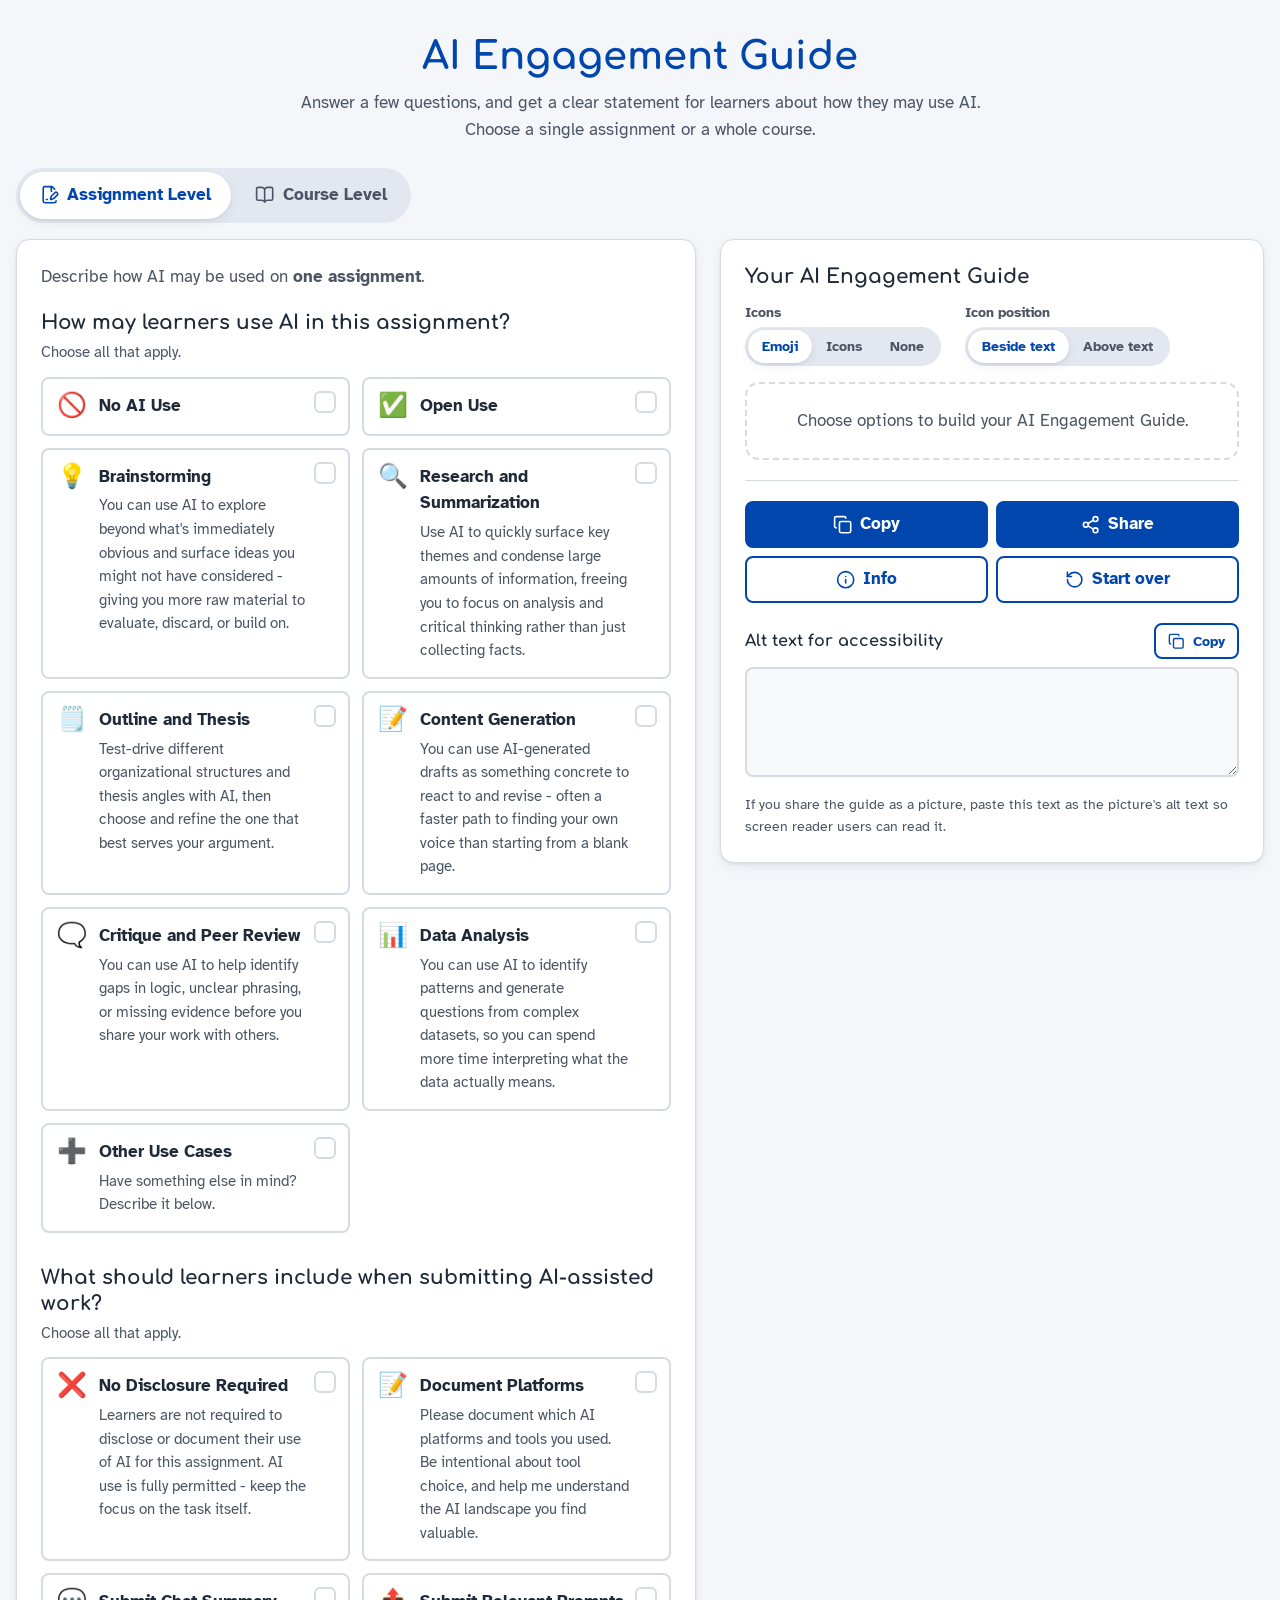
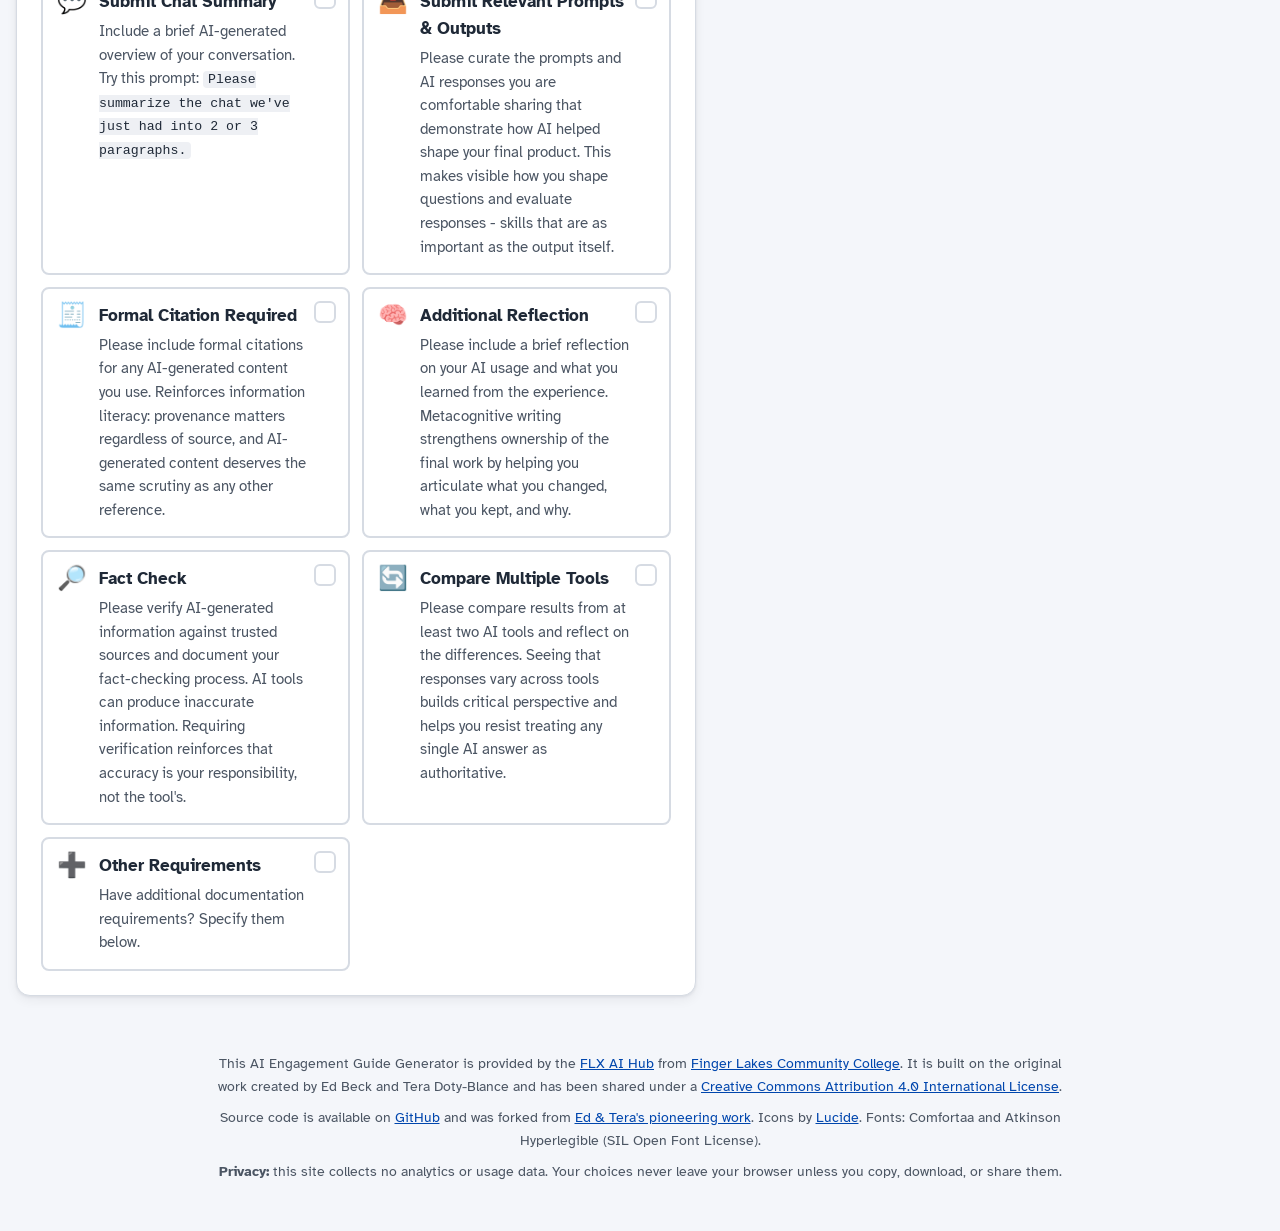
<file: engagement-guide/index.html>
<!DOCTYPE html>
<!--
    AI ENGAGEMENT GUIDE

    A tool for instructors: answer a few questions and get a clear,
    ready-to-share statement about how learners may use AI, either for one
    assignment ("Assignment Level") or for a whole course ("Course Level").

    HOW THIS FOLDER FITS TOGETHER
      index.html         this page: layout and styles
      app.js             the script that makes the page work
      options-data.js    wording for the Assignment Level questions
      course-data.js     the example course policies (Course Level)
      rationale-data.js  wording for the "No AI Use" / "Open Use" pop-ups
      icons.js           the icons (from Lucide), stored here so nothing is
                         downloaded from other websites
      fonts/             the Comfortaa and Atkinson Hyperlegible fonts

    To change any wording, edit the data files - you do not need to touch
    this file. Each data file explains how at the top.

    PRIVACY: this page collects nothing. It has no analytics, cookies, or
    tracking, and it never sends your choices anywhere. Everything happens in
    your browser, unless you choose to copy, download, or share a link.
-->
<html lang="en">
<head>
    <meta charset="UTF-8">
    <meta name="viewport" content="width=device-width, initial-scale=1.0">
    <title>AI Engagement Guide</title>
    <link rel="icon" href="data:image/svg+xml,<svg xmlns=%22http://www.w3.org/2000/svg%22 viewBox=%220 0 100 100%22><text y=%22.9em%22 font-size=%2290%22>📋</text></svg>">

    <!--
        SECURITY SETTINGS (Content Security Policy)
        This tells the browser what this page is allowed to load. Anything not
        listed is blocked.
          - Scripts: only the files in this folder (app.js and the data
            files), and the image-export library from cdn.jsdelivr.net
            (loaded only when someone downloads a PNG). Scripts written
            straight into this page, or from any other website, are blocked.
          - Fonts and pictures: only from this folder.
          - Embedded frames: this page itself (for the embed preview) and
            Google Docs (for the video in the Info window, loaded only when
            the Info window is opened).
          - The page may not send data anywhere (connect-src 'none').
        You can edit app.js and the data files freely; this line does not
        need to change when you do.
    -->
    <meta http-equiv="Content-Security-Policy" content="default-src 'self'; script-src 'self' https://cdn.jsdelivr.net; style-src 'self' 'unsafe-inline'; font-src 'self'; img-src 'self' data: blob:; frame-src 'self' https://docs.google.com; connect-src 'none'; object-src 'none'; base-uri 'none'; form-action 'none'">

    <style>
        /* =============================================================
           FONTS (stored in the fonts/ folder)
           ============================================================= */
        @font-face {
            font-family: "Comfortaa";
            src: url("fonts/comfortaa.woff2") format("woff2");
            font-weight: 300 700;
            font-display: swap;
        }
        @font-face {
            font-family: "Atkinson Hyperlegible";
            src: url("fonts/atkinson-hyperlegible-400-normal.woff2") format("woff2");
            font-weight: 400;
            font-display: swap;
        }
        @font-face {
            font-family: "Atkinson Hyperlegible";
            src: url("fonts/atkinson-hyperlegible-700-normal.woff2") format("woff2");
            font-weight: 700;
            font-display: swap;
        }
        @font-face {
            font-family: "Atkinson Hyperlegible";
            src: url("fonts/atkinson-hyperlegible-400-italic.woff2") format("woff2");
            font-weight: 400;
            font-style: italic;
            font-display: swap;
        }
        @font-face {
            font-family: "Atkinson Hyperlegible";
            src: url("fonts/atkinson-hyperlegible-700-italic.woff2") format("woff2");
            font-weight: 700;
            font-style: italic;
            font-display: swap;
        }

        /* =============================================================
           COLORS, FONTS, AND SIZES
           Change a value here and it changes everywhere on the page.
           ============================================================= */
        :root {
            --blue: #0046ad;            /* main color: buttons, links, selected cards */
            --blue-dark: #00337f;       /* buttons when hovered */
            --blue-tint: #eaf1fc;       /* background of selected cards */
            --green: #58a618;           /* accent color */
            --text: #1f2937;            /* normal text */
            --muted: #4b5563;           /* softer text */
            --border: #d6dbe3;          /* thin lines and card edges */
            --page: #f4f6fa;            /* page background */
            --panel: #ffffff;           /* background of the white panels */

            /* Colors for the three levels of AI use in the finished guide */
            --open: #2e7d32;            --open-tint: #edf7ee;
            --selective: #9a5b00;       --selective-tint: #fff5e1;
            --none: #b42318;            --none-tint: #fdeceb;

            --heading-font: "Comfortaa", "Atkinson Hyperlegible", Arial, sans-serif;
            --body-font: "Atkinson Hyperlegible", Arial, sans-serif;
            --radius: 14px;
            --radius-small: 8px;
            --shadow: 0 1px 3px rgba(16, 24, 40, 0.08), 0 4px 12px rgba(16, 24, 40, 0.06);
        }

        /* =============================================================
           GENERAL PAGE STYLES
           ============================================================= */
        *, *::before, *::after {
            box-sizing: border-box;
        }

        body {
            margin: 0;
            font-family: var(--body-font);
            font-size: 1.05rem;
            line-height: 1.6;
            color: var(--text);
            background: var(--page);
        }

        h1, h2, h3, h4 {
            font-family: var(--heading-font);
            line-height: 1.3;
            margin: 0;
        }

        a {
            color: var(--blue);
        }

        /* A thick, easy-to-see outline for whatever has keyboard focus */
        :focus-visible {
            outline: 3px solid var(--blue);
            outline-offset: 2px;
        }

        /* Read aloud by screen readers, but not shown on screen */
        .visually-hidden {
            position: absolute;
            width: 1px;
            height: 1px;
            overflow: hidden;
            clip: rect(0 0 0 0);
            white-space: nowrap;
        }

        /* Links that let keyboard users jump ahead; shown only when focused */
        .skip-link {
            position: absolute;
            left: 8px;
            top: -100px;
            z-index: 100;
            padding: 8px 16px;
            border-radius: var(--radius-small);
            background: var(--panel);
            color: var(--text);
            box-shadow: var(--shadow);
        }

        .skip-link:focus {
            top: 8px;
        }

        /* Every icon drawn from icons.js */
        .ui-icon {
            width: 1.15em;
            height: 1.15em;
            flex-shrink: 0;
            vertical-align: -0.2em;
        }

        @media (prefers-reduced-motion: reduce) {
            * {
                transition: none !important;
                animation: none !important;
            }
        }

        /* =============================================================
           PAGE HEADER AND LAYOUT
           ============================================================= */
        .app-header {
            padding: 32px 16px 8px 16px;
            text-align: center;
        }

        .app-header h1 {
            font-size: clamp(1.7rem, 4vw, 2.4rem);
            color: var(--blue);
        }

        .app-header p {
            max-width: 680px;
            margin: 8px auto 0 auto;
            color: var(--muted);
        }

        .app {
            max-width: 1280px;
            margin: 0 auto;
            padding: 16px;
        }

        /* Two columns on wide screens: questions on the left, guide on the right */
        .workspace {
            display: grid;
            grid-template-columns: minmax(0, 1fr);   /* may shrink to fit small screens */
            gap: 24px;
            align-items: start;
        }

        @media (min-width: 1000px) {
            .workspace {
                grid-template-columns: minmax(0, 1.25fr) minmax(0, 1fr);
            }

            /* The guide stays in view while scrolling through the questions */
            .preview-panel {
                position: sticky;
                top: 16px;
                max-height: calc(100vh - 32px);
                overflow-y: auto;
            }
        }

        .panel {
            background: var(--panel);
            border: 1px solid var(--border);
            border-radius: var(--radius);
            box-shadow: var(--shadow);
            padding: 24px;
        }

        @media (max-width: 600px) {
            .panel {
                padding: 16px;
            }
        }

        /* =============================================================
           TABS (Assignment Level / Course Level)
           ============================================================= */
        .tabs {
            display: inline-flex;
            gap: 4px;
            padding: 4px;
            margin-bottom: 16px;
            border-radius: 999px;
            background: #e3e8f0;
        }

        .tab {
            display: inline-flex;
            align-items: center;
            gap: 8px;
            padding: 10px 20px;
            border: 0;
            border-radius: 999px;
            background: none;
            font: inherit;
            font-weight: 700;
            color: var(--muted);
            cursor: pointer;
        }

        .tab:hover {
            color: var(--text);
        }

        .tab[aria-selected="true"] {
            background: var(--panel);
            color: var(--blue);
            box-shadow: var(--shadow);
        }

        .tab-intro {
            margin: 0 0 20px 0;
            color: var(--muted);
        }

        /* =============================================================
           QUESTIONS AND OPTION CARDS
           ============================================================= */
        .question {
            min-width: 0;               /* lets the question shrink on small screens */
            margin: 0 0 32px 0;
            padding: 0;
            border: 0;
        }

        .question:last-child {
            margin-bottom: 0;
        }

        .question legend {
            padding: 0;
            margin-bottom: 4px;
        }

        .question h2 {
            font-size: 1.25rem;
        }

        .question-hint {
            margin: 0 0 12px 0;
            color: var(--muted);
            font-size: 0.95rem;
        }

        .question[hidden] {
            display: none;
        }

        .option-grid {
            display: grid;
            grid-template-columns: repeat(auto-fill, minmax(220px, 1fr));
            gap: 12px;
        }

        /* Each card is a <label> wrapped around a real checkbox or radio
           button. The button itself is hidden from view (but not from
           keyboards or screen readers), and the whole card shows its state. */
        .option-card {
            position: relative;
            display: flex;
            align-items: flex-start;
            gap: 12px;
            padding: 14px 40px 14px 14px;
            border: 2px solid var(--border);
            border-radius: var(--radius-small);
            background: var(--panel);
            cursor: pointer;
            transition: border-color 0.15s, background 0.15s;
        }

        .option-card:hover {
            border-color: #9aa6b8;
        }

        .option-card input {
            position: absolute;
            opacity: 0;
            width: 1px;
            height: 1px;
        }

        /* Keyboard focus on the hidden button outlines the whole card */
        .option-card:has(input:focus-visible) {
            outline: 3px solid var(--blue);
            outline-offset: 2px;
        }

        /* Selected card */
        .option-card:has(input:checked) {
            border-color: var(--blue);
            background: var(--blue-tint);
        }

        /* The tick in the corner of a selected card */
        .card-check {
            position: absolute;
            top: 12px;
            right: 12px;
            width: 22px;
            height: 22px;
            display: flex;
            align-items: center;
            justify-content: center;
            border: 2px solid var(--border);
            border-radius: 6px;
            background: var(--panel);
            color: transparent;
        }

        .option-card input[type="radio"] ~ .card-check {
            border-radius: 50%;
        }

        .option-card:has(input:checked) .card-check {
            border-color: var(--blue);
            background: var(--blue);
            color: #fff;
        }

        /* Cards set aside because an "only this" choice (like No AI Use) is
           selected. They stay easy to read (no fading), but look inactive:
           a dashed edge and a gray background. Choosing one still works. */
        .option-card.is-muted {
            border-style: dashed;
            background: var(--page);
        }

        .option-card.is-muted .card-icon {
            color: var(--muted);
        }

        .card-icon {
            font-size: 1.5rem;
            line-height: 1;
            color: var(--blue);
        }

        .card-icon .ui-icon {
            width: 26px;
            height: 26px;
        }

        .card-title {
            display: block;
            font-weight: 700;
        }

        .card-description {
            display: block;
            margin-top: 4px;
            font-size: 0.92rem;
            color: var(--muted);
        }

        .card-description code,
        .guide code {
            font-family: "Courier New", monospace;
            font-size: 0.9em;
            padding: 1px 5px;
            border-radius: 4px;
            background: #eef0f4;
            color: var(--text);
        }

        /* The box for typing a custom "Other" option */
        .other-box {
            margin-top: 12px;
        }

        .other-box label {
            display: block;
            font-weight: 700;
            margin-bottom: 4px;
        }

        textarea,
        input[type="text"] {
            width: 100%;
            padding: 10px 12px;
            border: 2px solid var(--border);
            border-radius: var(--radius-small);
            font: inherit;
            font-size: 0.95rem;
            color: var(--text);
            background: var(--panel);
            resize: vertical;
        }

        textarea:focus-visible,
        input[type="text"]:focus-visible {
            border-color: var(--blue);
        }

        /* =============================================================
           COURSE LEVEL: EXAMPLES AND THE "MAKE IT YOURS" EDITOR
           ============================================================= */
        .card-source {
            display: block;
            margin-top: 6px;
            font-size: 0.8rem;
            font-style: italic;
            color: var(--muted);
        }

        .course-editor {
            margin-top: 32px;
            padding-top: 24px;
            border-top: 1px solid var(--border);
        }

        .course-editor h2 {
            font-size: 1.25rem;
            margin-bottom: 4px;
        }

        .field-label {
            display: block;
            margin: 12px 0 4px 0;
            font-weight: 700;
        }

        /* One box per section of the guide */
        .section-editor {
            min-width: 0;
            margin: 16px 0 0 0;
            padding: 12px 16px 16px 16px;
            border: 2px solid var(--border);
            border-radius: var(--radius-small);
        }

        .section-editor legend {
            padding: 0 6px;
            font-weight: 700;
            color: var(--muted);
        }

        .section-editor-top {
            display: flex;
            align-items: flex-end;
            gap: 8px;
        }

        .section-editor-top > div {
            flex: 1;
            min-width: 0;
        }

        .section-editor .field-label {
            margin-top: 4px;
        }

        .remove-section {
            flex-shrink: 0;
        }

        .editor-buttons {
            display: flex;
            flex-wrap: wrap;
            gap: 8px;
            margin-top: 16px;
        }

        /* =============================================================
           THE GUIDE PANEL (right column)
           ============================================================= */
        .preview-panel h2 {
            font-size: 1.25rem;
            margin-bottom: 12px;
        }

        /* "Icons" and "Icon position" choices, shown as segmented buttons */
        .display-options {
            display: flex;
            flex-wrap: wrap;
            gap: 12px 24px;
            margin-bottom: 16px;
        }

        .segmented {
            margin: 0;
            padding: 0;
            border: 0;
        }

        .segmented legend {
            padding: 0;
            margin-bottom: 4px;
            font-size: 0.85rem;
            font-weight: 700;
            color: var(--muted);
        }

        .segmented-options {
            display: inline-flex;
            padding: 3px;
            border-radius: 999px;
            background: #e3e8f0;
        }

        .segmented label {
            position: relative;
        }

        .segmented input {
            position: absolute;
            opacity: 0;
            width: 1px;
            height: 1px;
        }

        .segmented span {
            display: block;
            padding: 5px 14px;
            border-radius: 999px;
            font-size: 0.9rem;
            font-weight: 700;
            color: var(--muted);
            cursor: pointer;
        }

        .segmented input:checked + span {
            background: var(--panel);
            color: var(--blue);
            box-shadow: var(--shadow);
        }

        .segmented input:focus-visible + span {
            outline: 3px solid var(--blue);
            outline-offset: 1px;
        }

        /* Buttons */
        /* Two rows of two buttons: Copy and Share on top */
        .actions {
            display: grid;
            grid-template-columns: repeat(2, minmax(0, 1fr));
            gap: 8px;
            margin: 20px 0;
            padding-top: 20px;
            border-top: 1px solid var(--border);
        }

        .button {
            display: inline-flex;
            align-items: center;
            justify-content: center;
            gap: 8px;
            min-height: 44px;
            padding: 8px 16px;
            border: 2px solid var(--blue);
            border-radius: var(--radius-small);
            background: var(--blue);
            color: #fff;
            font: inherit;
            font-weight: 700;
            cursor: pointer;
        }

        .button:hover {
            background: var(--blue-dark);
            border-color: var(--blue-dark);
        }

        .button-secondary {
            background: var(--panel);
            color: var(--blue);
        }

        .button-secondary:hover {
            background: var(--blue-tint);
            color: var(--blue-dark);
        }

        .button-small {
            min-height: 36px;
            padding: 4px 12px;
            font-size: 0.9rem;
        }

        .alt-text-header {
            display: flex;
            align-items: center;
            justify-content: space-between;
            gap: 8px;
            margin-bottom: 8px;
        }

        .alt-text-header h3 {
            font-size: 1rem;
        }

        .alt-text-area {
            min-height: 110px;
            font-family: "Courier New", monospace;
            font-size: 0.85rem;
            background: #f8f9fb;
        }

        .hint {
            margin: 8px 0 0 0;
            font-size: 0.85rem;
            color: var(--muted);
        }

        /* =============================================================
           FOOTER
           ============================================================= */
        .app-footer {
            max-width: 900px;
            margin: 16px auto 0 auto;
            padding: 24px 16px 40px 16px;
            font-size: 0.9rem;
            color: var(--muted);
            text-align: center;
        }

        .app-footer p {
            margin: 0 0 8px 0;
        }

        /* =============================================================
           POP-UP WINDOWS (<dialog>)
           ============================================================= */
        dialog {
            width: min(720px, 100% - 32px);
            max-height: calc(100% - 32px);
            padding: 0;
            border: 0;
            border-radius: var(--radius);
            color: var(--text);
            box-shadow: 0 20px 50px rgba(16, 24, 40, 0.3);
        }

        dialog[open] {
            display: flex;
            flex-direction: column;
        }

        dialog::backdrop {
            background: rgba(16, 24, 40, 0.55);
        }

        .dialog-header {
            display: flex;
            align-items: center;
            justify-content: space-between;
            gap: 12px;
            padding: 16px 20px;
            border-bottom: 1px solid var(--border);
        }

        .dialog-header h2 {
            font-size: 1.3rem;
            color: var(--blue);
        }

        .close-x {
            display: flex;
            align-items: center;
            justify-content: center;
            width: 40px;
            height: 40px;
            flex-shrink: 0;
            border: 0;
            border-radius: 50%;
            background: none;
            color: var(--text);
            cursor: pointer;
        }

        .close-x:hover {
            background: #eef0f4;
        }

        .dialog-body {
            flex: 1 1 auto;
            min-height: 0;
            overflow-y: auto;
            padding: 20px;
        }

        .dialog-body > p:first-child {
            margin-top: 0;
        }

        .dialog-footer {
            display: flex;
            justify-content: flex-end;
            gap: 8px;
            padding: 12px 20px;
            border-top: 1px solid var(--border);
        }

        .dialog-section-title {
            margin: 20px 0 8px 0;
            font-size: 1rem;
        }

        .dialog-section-title:first-child {
            margin-top: 0;
        }

        /* Rows of big buttons in the Share window */
        .share-options {
            display: grid;
            grid-template-columns: repeat(auto-fill, minmax(260px, 1fr));
            gap: 10px;
        }

        .share-option {
            display: flex;
            align-items: flex-start;
            gap: 12px;
            padding: 14px;
            border: 2px solid var(--border);
            border-radius: var(--radius-small);
            background: var(--panel);
            font: inherit;
            text-align: left;
            color: var(--text);
            cursor: pointer;
        }

        .share-option:hover {
            border-color: var(--blue);
            background: var(--blue-tint);
        }

        .share-option .ui-icon {
            width: 26px;
            height: 26px;
            color: var(--blue);
        }

        .share-option strong {
            display: block;
        }

        .share-option span span {
            display: block;
            font-size: 0.9rem;
            color: var(--muted);
        }

        .checkbox-line {
            display: flex;
            align-items: center;
            gap: 8px;
            margin-bottom: 12px;
        }

        .checkbox-line input {
            width: 20px;
            height: 20px;
        }

        .video {
            aspect-ratio: 16 / 9;
            margin-bottom: 12px;
        }

        .video iframe,
        .embed-preview {
            width: 100%;
            height: 100%;
            border: 0;
            border-radius: var(--radius-small);
        }

        .embed-preview {
            height: 420px;
            border: 1px solid var(--border);
        }

        .code-box {
            min-height: 90px;
            font-family: "Courier New", monospace;
            font-size: 0.85rem;
        }

        /* On phones, pop-ups fill the screen */
        @media (max-width: 600px) {
            dialog {
                width: 100%;
                max-width: 100%;
                height: 100%;
                max-height: 100%;
                border-radius: 0;
            }
        }

        /* Stop the page behind an open pop-up from scrolling */
        body:has(dialog[open]) {
            overflow: hidden;
        }

        /* =============================================================
           "ONLY SHOW THE GUIDE" MODE
           Used by shared links and embeds that ask for preview=true.
           ============================================================= */
        body.guide-only .app-header,
        body.guide-only .tabs,
        body.guide-only .questions,
        body.guide-only .display-options,
        body.guide-only .actions,
        body.guide-only .alt-text,
        body.guide-only .skip-link,
        body.guide-only .app-footer {
            display: none;
        }

        body.guide-only .workspace {
            grid-template-columns: minmax(0, 1fr);
        }

        body.guide-only .preview-panel {
            position: static;
            max-height: none;
        }

        body.guide-only .preview-panel > h2 {
            display: none;
        }

        /* Data file problem warning */
        .data-error {
            margin-bottom: 16px;
            padding: 16px;
            border: 2px solid var(--none);
            border-radius: var(--radius-small);
            background: var(--none-tint);
        }
    </style>

    <!--
        STYLES FOR THE FINISHED GUIDE
        These are kept in their own block because the "HTML Document"
        download copies them, so the downloaded file looks the same as the
        guide on this page.
    -->
    <style id="guide-styles">
        .guide {
            font-family: "Atkinson Hyperlegible", Arial, sans-serif;
            color: #1f2937;
            line-height: 1.55;
        }

        .guide-empty {
            margin: 0;
            padding: 24px;
            border: 2px dashed #d6dbe3;
            border-radius: 14px;
            color: #4b5563;
            text-align: center;
        }

        .guide-title {
            display: flex;
            align-items: center;
            gap: 12px;
            margin: 0 0 20px 0;
            padding: 16px 18px;
            border-left: 6px solid #0046ad;
            border-radius: 8px;
            background: #f4f6fa;
        }

        .guide-title h3 {
            margin: 0;
            font-family: "Comfortaa", "Atkinson Hyperlegible", Arial, sans-serif;
            font-size: 1.35rem;
            line-height: 1.3;
        }

        .guide-title .guide-icons {
            display: flex;
            gap: 6px;
            font-size: 1.7rem;
            line-height: 1;
        }

        .guide-level-open      { border-left-color: #2e7d32; background: #edf7ee; }
        .guide-level-selective { border-left-color: #9a5b00; background: #fff5e1; }
        .guide-level-none      { border-left-color: #b42318; background: #fdeceb; }
        .guide-level-open .guide-icons      { color: #2e7d32; }
        .guide-level-selective .guide-icons { color: #9a5b00; }
        .guide-level-none .guide-icons      { color: #b42318; }

        .guide-block {
            margin: 0 0 18px 0;
        }

        .guide-block-heading,
        .guide-paragraph {
            display: flex;
            align-items: flex-start;
            gap: 10px;
            margin: 0 0 8px 0;
        }

        .guide-block-heading {
            font-family: "Comfortaa", "Atkinson Hyperlegible", Arial, sans-serif;
            font-size: 1.1rem;
            font-weight: 700;
        }

        .guide-paragraph {
            font-size: 1rem;
        }

        .guide-list {
            list-style: none;
            margin: 0;
            padding: 0 0 0 36px;
        }

        .guide-item {
            margin: 0 0 12px 0;
        }

        .guide-item-heading {
            display: flex;
            align-items: center;
            gap: 8px;
            margin: 0;
            font-weight: 700;
        }

        .guide-item-text {
            margin: 2px 0 0 0;
            color: #374151;
        }

        /* Long words and links wrap instead of making the guide too wide */
        .guide-title h3,
        .guide-block-heading span,
        .guide-paragraph span,
        .guide-item-heading span,
        .guide-item-text {
            min-width: 0;
            overflow-wrap: anywhere;
        }

        .guide-icon {
            display: inline-flex;
            align-items: center;
            justify-content: center;
            flex-shrink: 0;
            font-size: 1.25em;
            line-height: 1;
            color: #0046ad;
        }

        .guide-icon svg {
            width: 1.1em;
            height: 1.1em;
        }

        .guide-title .guide-icon svg {
            width: 1.2em;
            height: 1.2em;
        }

        /* Course Level sections: paragraphs and bullet points */
        .guide-section-text {
            margin: 0 0 8px 0;
        }

        .guide-bullets {
            margin: 0 0 8px 0;
            padding-left: 1.4em;
        }

        .guide-bullets li {
            margin-bottom: 6px;
        }

        .guide-icons-beside .guide-block-heading + .guide-section-text,
        .guide-icons-beside .guide-block-heading ~ .guide-bullets,
        .guide-icons-beside .guide-block-heading ~ .guide-section-text {
            margin-left: 36px;
        }

        /* "Icons above text": each icon gets its own line */
        .guide-icons-above .guide-title,
        .guide-icons-above .guide-block-heading,
        .guide-icons-above .guide-paragraph,
        .guide-icons-above .guide-item-heading {
            flex-direction: column;
            align-items: flex-start;
        }

        .guide-icons-above .guide-list {
            padding-left: 0;
        }

        .guide-icons-above .guide-item-heading {
            gap: 4px;
        }

        /* No icons: the list does not need room for them */
        .guide-icons-none .guide-list {
            padding-left: 0;
        }
    </style>
</head>

<body>
    <a class="skip-link" href="#guide-heading">Skip to your guide</a>

    <header class="app-header">
        <h1>AI Engagement Guide</h1>
        <p>Answer a few questions, and get a clear statement for learners about how they may use AI. Choose a single assignment or a whole course.</p>
    </header>

    <main class="app" id="main">

        <!-- A warning shown only if a data file has a typo (filled in by the script) -->
        <div id="data-error" class="data-error" role="alert" hidden></div>

        <!-- The two kinds of guide -->
        <div class="tabs" role="tablist" aria-label="Kind of guide">
            <button type="button" class="tab" role="tab" id="tab-assignment" aria-controls="panel-assignment" aria-selected="true">
                <span data-icon="file-pen-line"></span> Assignment Level
            </button>
            <button type="button" class="tab" role="tab" id="tab-course" aria-controls="panel-course" aria-selected="false" tabindex="-1">
                <span data-icon="book-open"></span> Course Level
            </button>
        </div>

        <div class="workspace">

            <!-- LEFT: the questions. The cards are built by the script from
                 options-data.js (assignment) and course-data.js (course). -->
            <section class="questions panel" aria-label="Questions">
                <div role="tabpanel" id="panel-assignment" aria-labelledby="tab-assignment">
                    <p class="tab-intro">Describe how AI may be used on <strong>one assignment</strong>.</p>
                    <div id="assignment-questions"></div>
                </div>
                <div role="tabpanel" id="panel-course" aria-labelledby="tab-course" hidden>
                    <p class="tab-intro">Describe how AI may be used across <strong>your whole course</strong>, for example in a syllabus. Start from the example closest to your course, then make it yours.</p>

                    <!-- Step 1: the example policies (built by the script from course-data.js) -->
                    <div id="course-examples"></div>

                    <!-- Step 2: edit the chosen example (filled in by the script) -->
                    <section class="course-editor" id="course-editor" aria-labelledby="editor-heading" hidden>
                        <h2 id="editor-heading">Make it yours</h2>
                        <p class="question-hint">Change anything below, and your guide updates as you type. In the text boxes, each line is a paragraph, and a line that starts with "- " becomes a bullet point. Leave a box empty to leave it out.</p>
                        <label class="field-label" for="course-title">Title of your guide</label>
                        <input type="text" id="course-title" maxlength="200">
                        <div id="course-sections"></div>
                        <div class="editor-buttons">
                            <button type="button" class="button button-secondary button-small" id="add-section"><span data-icon="plus"></span> Add a section</button>
                            <button type="button" class="button button-secondary button-small" id="undo-changes"><span data-icon="undo-2"></span> Undo my changes</button>
                        </div>
                    </section>
                </div>
            </section>

            <!-- RIGHT: the finished guide -->
            <section class="preview-panel panel" aria-labelledby="guide-heading">
                <h2 id="guide-heading" tabindex="-1">Your AI Engagement Guide</h2>

                <div class="display-options">
                    <fieldset class="segmented">
                        <legend>Icons</legend>
                        <div class="segmented-options">
                            <label><input type="radio" name="iconStyle" value="emoji" checked><span>Emoji</span></label>
                            <label><input type="radio" name="iconStyle" value="icons"><span>Icons</span></label>
                            <label><input type="radio" name="iconStyle" value="none"><span>None</span></label>
                        </div>
                    </fieldset>
                    <fieldset class="segmented" id="icon-position">
                        <legend>Icon position</legend>
                        <div class="segmented-options">
                            <label><input type="radio" name="iconPosition" value="beside" checked><span>Beside text</span></label>
                            <label><input type="radio" name="iconPosition" value="above"><span>Above text</span></label>
                        </div>
                    </fieldset>
                </div>

                <!-- The guide itself, rebuilt by the script on every change -->
                <div id="guide" aria-live="polite"></div>

                <div class="actions">
                    <button type="button" class="button" id="copy-button"><span data-icon="copy"></span> <span class="button-label">Copy</span></button>
                    <button type="button" class="button" id="share-button"><span data-icon="share-2"></span> Share</button>
                    <button type="button" class="button button-secondary" id="info-button"><span data-icon="info"></span> Info</button>
                    <button type="button" class="button button-secondary" id="restart-button"><span data-icon="rotate-ccw"></span> Start over</button>
                </div>

                <div class="alt-text">
                    <div class="alt-text-header">
                        <h3 id="alt-text-heading">Alt text for accessibility</h3>
                        <button type="button" class="button button-secondary button-small" id="copy-alt-button" aria-describedby="alt-text-heading"><span data-icon="copy"></span> <span class="button-label">Copy</span></button>
                    </div>
                    <textarea id="alt-text" class="alt-text-area" readonly aria-labelledby="alt-text-heading"></textarea>
                    <p class="hint">If you share the guide as a picture, paste this text as the picture's alt text so screen reader users can read it.</p>
                </div>
            </section>
        </div>

        <!-- Announces things like "Copied" to screen reader users -->
        <p id="status" class="visually-hidden" aria-live="polite"></p>
    </main>

    <footer class="app-footer">
        <p>This AI Engagement Guide Generator is provided by the <a href="https://flcc.ai">FLX AI Hub</a> from <a href="https://flcc.ai">Finger Lakes Community College</a>. It is built on the original work created by Ed Beck and Tera Doty-Blance and has been shared under a <a href="https://creativecommons.org/licenses/by/4.0/">Creative Commons Attribution 4.0 International License</a>.</p>
        <p>Source code is available on <a href="https://github.com/corydave/flx-ai-hub">GitHub</a> and was forked from <a href="https://github.com/beckej13820/edu-apps">Ed &amp; Tera's pioneering work</a>. Icons by <a href="https://lucide.dev">Lucide</a>. Fonts: Comfortaa and Atkinson Hyperlegible (SIL Open Font License).</p>
        <p><strong>Privacy:</strong> this site collects no analytics or usage data. Your choices never leave your browser unless you copy, download, or share them.</p>
    </footer>

    <!-- =================================================================
         POP-UP WINDOWS
         ================================================================= -->

    <!-- "No AI Use": why? (preset reasons come from rationale-data.js) -->
    <dialog id="no-ai-dialog" aria-labelledby="no-ai-title">
        <div class="dialog-header">
            <h2 id="no-ai-title">Why is AI not permitted?</h2>
            <button type="button" class="close-x" data-cancel aria-label="Cancel and unselect No AI Use"><span data-icon="x"></span></button>
        </div>
        <div class="dialog-body">
            <p class="question-hint">Optional, but a brief explanation helps learners understand your reasoning.</p>
            <fieldset class="question">
                <legend class="visually-hidden">Choose a reason</legend>
                <div class="option-grid" id="no-ai-reasons"></div>
            </fieldset>
            <div class="other-box">
                <label for="no-ai-custom">Or write your own explanation:</label>
                <textarea id="no-ai-custom" rows="3" maxlength="1500"></textarea>
            </div>
        </div>
        <div class="dialog-footer">
            <button type="button" class="button button-secondary" data-cancel>Cancel</button>
            <button type="button" class="button" data-done>Done</button>
        </div>
    </dialog>

    <!-- "Open Use": why? (preset rationales come from rationale-data.js) -->
    <dialog id="open-use-dialog" aria-labelledby="open-use-title">
        <div class="dialog-header">
            <h2 id="open-use-title">Why is open AI use permitted?</h2>
            <button type="button" class="close-x" data-cancel aria-label="Cancel and unselect Open Use"><span data-icon="x"></span></button>
        </div>
        <div class="dialog-body">
            <p class="question-hint">Optional, but a brief rationale helps learners understand the intent behind open AI use.</p>
            <fieldset class="question">
                <legend class="visually-hidden">Choose a rationale</legend>
                <div class="option-grid" id="open-use-reasons"></div>
            </fieldset>
            <div class="other-box">
                <label for="open-use-custom">Or write your own rationale:</label>
                <textarea id="open-use-custom" rows="3" maxlength="1500"></textarea>
            </div>
        </div>
        <div class="dialog-footer">
            <button type="button" class="button button-secondary" data-cancel>Cancel</button>
            <button type="button" class="button" data-done>Done</button>
        </div>
    </dialog>

    <!-- Asked before switching to a different example after making changes -->
    <dialog id="replace-dialog" aria-labelledby="replace-title">
        <div class="dialog-header">
            <h2 id="replace-title">Start from a different example?</h2>
        </div>
        <div class="dialog-body">
            <p>You have made changes to your guide. Starting from a different example will replace them.</p>
        </div>
        <div class="dialog-footer">
            <button type="button" class="button button-secondary" data-keep>Keep my changes</button>
            <button type="button" class="button" data-replace>Replace them</button>
        </div>
    </dialog>

    <!-- Share and download -->
    <dialog id="share-dialog" aria-labelledby="share-title">
        <div class="dialog-header">
            <h2 id="share-title">Share and download</h2>
            <button type="button" class="close-x" data-close aria-label="Close"><span data-icon="x"></span></button>
        </div>
        <div class="dialog-body">
            <h3 class="dialog-section-title">Share</h3>
            <label class="checkbox-line"><input type="checkbox" id="guide-only" checked> Links show only the guide (not the questions)</label>
            <div class="share-options">
                <button type="button" class="share-option" id="copy-link-button">
                    <span data-icon="link"></span>
                    <span><strong class="button-label">Copy link</strong><span>A link that opens this exact guide.</span></span>
                </button>
                <button type="button" class="share-option" id="embed-button">
                    <span data-icon="code"></span>
                    <span><strong>Embed</strong><span>Code to show the guide inside your LMS or website.</span></span>
                </button>
            </div>
            <h3 class="dialog-section-title">Download</h3>
            <div class="share-options">
                <button type="button" class="share-option" data-download="html">
                    <span data-icon="file-code"></span>
                    <span><strong>HTML document</strong><span>A formatted web page. Opens in any browser, and can be printed or saved as a PDF.</span></span>
                </button>
                <button type="button" class="share-option" data-download="markdown">
                    <span data-icon="file-type"></span>
                    <span><strong>Markdown</strong><span>Plain text with simple formatting, for tools like GitHub or Notion.</span></span>
                </button>
                <button type="button" class="share-option" data-download="text">
                    <span data-icon="file-text"></span>
                    <span><strong>Plain text</strong><span>Simple text that works everywhere.</span></span>
                </button>
                <button type="button" class="share-option" data-download="png" id="png-button">
                    <span data-icon="image"></span>
                    <span><strong class="button-label">PNG image</strong><span>A picture of the guide for slides or documents. Remember to add the alt text.</span></span>
                </button>
            </div>
            <p class="hint">If you open this tool from your own computer, copied links only work on that computer. Put the tool online to share links with others.</p>
        </div>
    </dialog>

    <!-- Embed code -->
    <dialog id="embed-dialog" aria-labelledby="embed-title">
        <div class="dialog-header">
            <h2 id="embed-title">Embed the guide</h2>
            <button type="button" class="close-x" data-close aria-label="Close"><span data-icon="x"></span></button>
        </div>
        <div class="dialog-body">
            <label for="embed-code"><strong>Copy and paste this code into your LMS or website:</strong></label>
            <textarea id="embed-code" class="code-box" readonly></textarea>
            <p><button type="button" class="button button-small" id="copy-embed-button"><span data-icon="copy"></span> <span class="button-label">Copy code</span></button></p>
            <h3 class="dialog-section-title">Preview</h3>
            <iframe class="embed-preview" id="embed-preview" title="Preview of the embedded guide"></iframe>
        </div>
    </dialog>

    <!-- About this tool (the video is added only when this window opens) -->
    <dialog id="info-dialog" aria-labelledby="info-title">
        <div class="dialog-header">
            <h2 id="info-title">About this tool</h2>
            <button type="button" class="close-x" data-close aria-label="Close"><span data-icon="x"></span></button>
        </div>
        <div class="dialog-body">
            <div class="video" id="info-video"></div>
            <p>Choose <strong>Assignment Level</strong> to describe AI use for a single assignment, or <strong>Course Level</strong> for a whole course. Your guide updates as you choose, and you can copy it, download it, or share a link to it.</p>
            <p class="hint">The video is hosted by Google, and loads only while this window is open.</p>
        </div>
    </dialog>

    <!-- Reminder after downloading a PNG -->
    <dialog id="png-dialog" aria-labelledby="png-title">
        <div class="dialog-header">
            <h2 id="png-title">Remember the alt text</h2>
            <button type="button" class="close-x" data-close aria-label="Close"><span data-icon="x"></span></button>
        </div>
        <div class="dialog-body">
            <p>Your PNG image has downloaded. Wherever you use it, please add this text as its alt text, so people using screen readers can read the guide too.</p>
            <textarea id="png-alt-text" class="alt-text-area" readonly aria-label="Alt text for the image"></textarea>
            <p><button type="button" class="button" id="png-copy-alt-button"><span data-icon="copy"></span> <span class="button-label">Copy alt text</span></button></p>
        </div>
    </dialog>

    <!-- =================================================================
         THE EDITABLE DATA FILES AND ICONS
         These must load before the script below, and must stay in the same
         folder as this page, with these exact names.
         ================================================================= -->
    <script src="icons.js"></script>
    <script src="options-data.js"></script>
    <script src="course-data.js"></script>
    <script src="rationale-data.js"></script>

    <!-- =================================================================
         THE SCRIPT (app.js, in this folder)
         ================================================================= -->
    <script src="app.js"></script>
</body>
</html>
</file>
